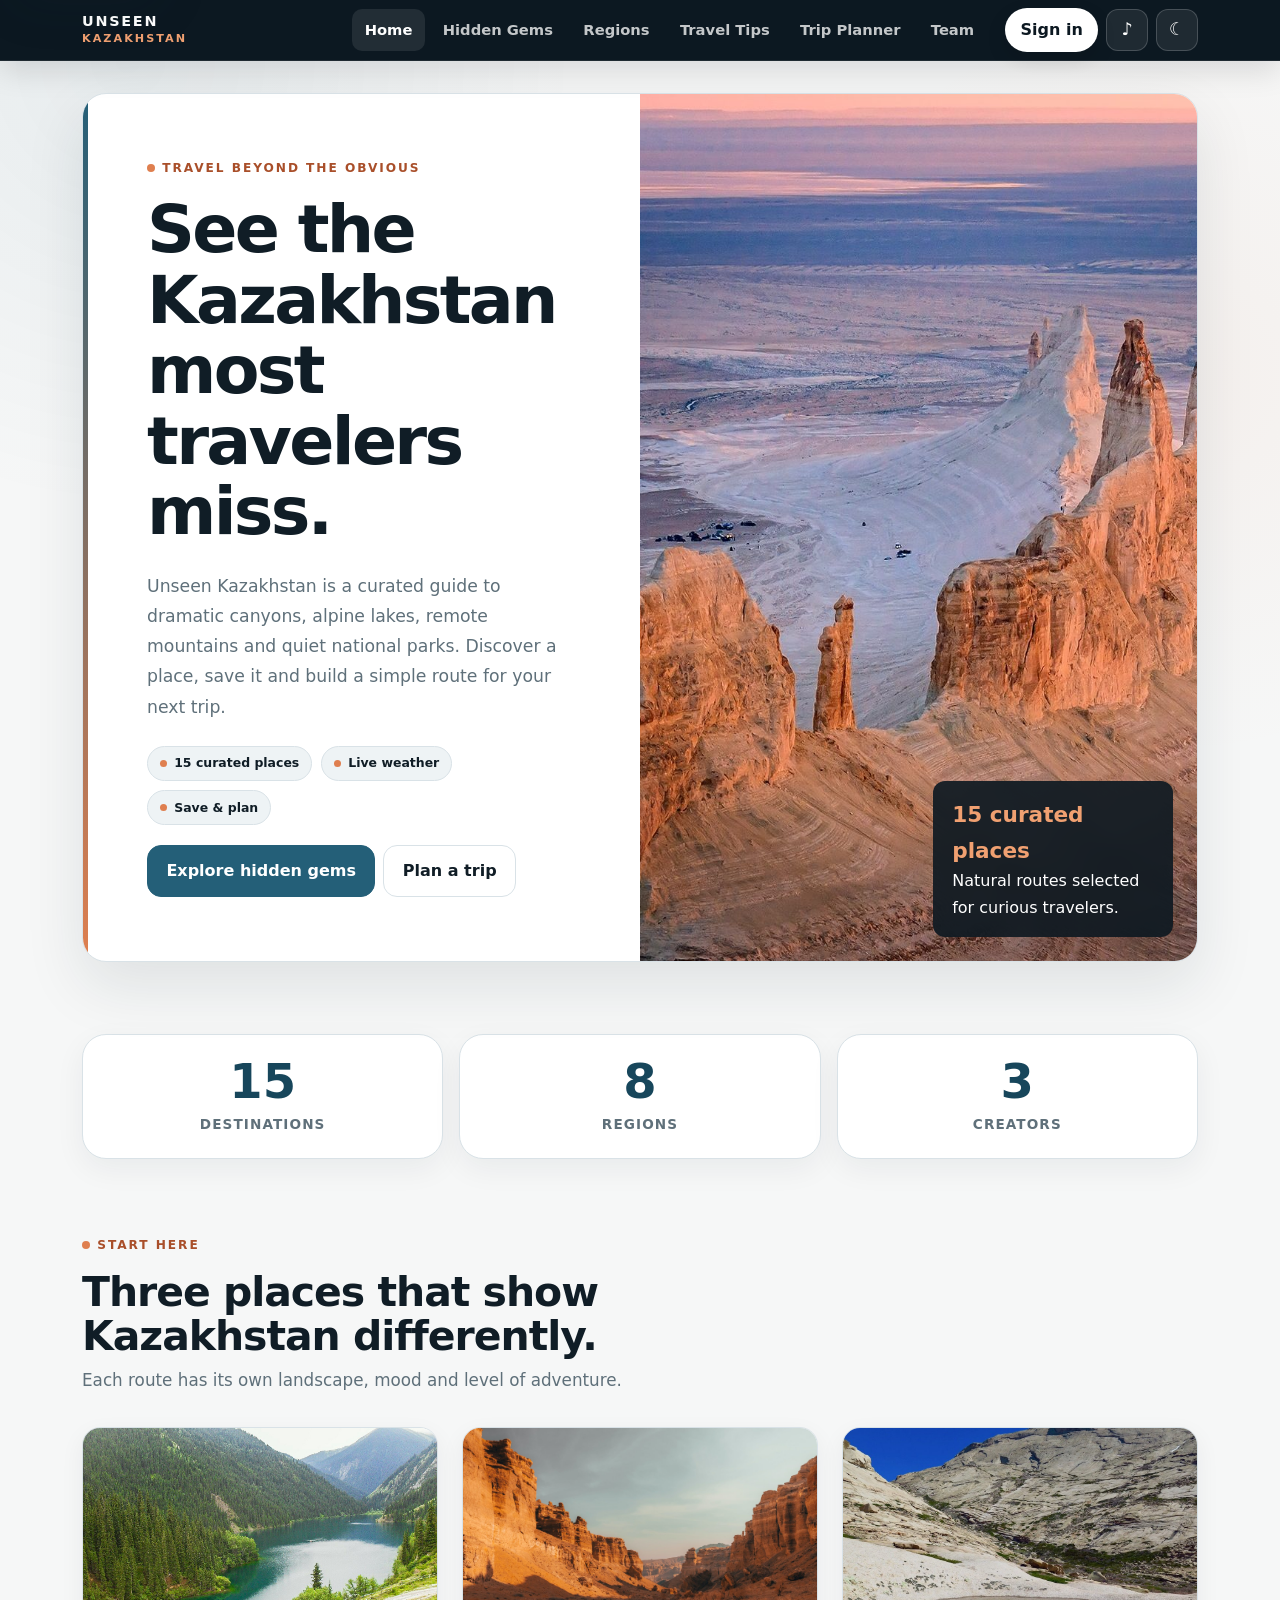
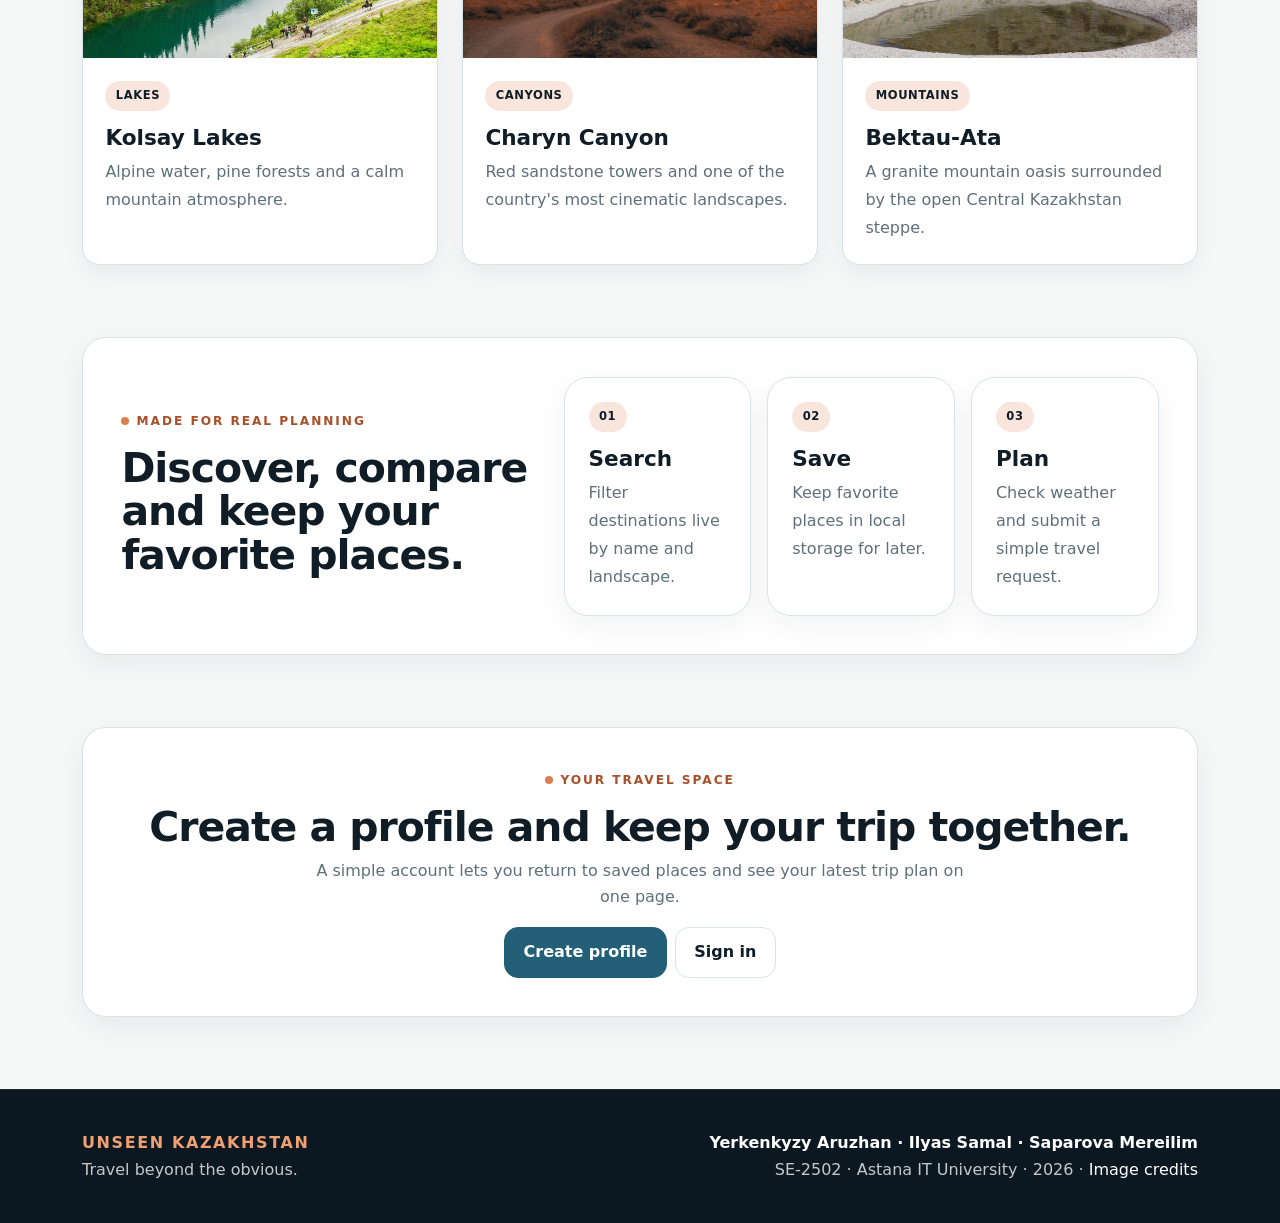
<file: index.html>
<!DOCTYPE html>

<html data-theme="light" lang="en">
<head>
<meta charset="utf-8"/>
<meta content="width=device-width, initial-scale=1.0" name="viewport"/><meta content="Discover lesser-known destinations across Kazakhstan, save favorites and plan a trip with live weather." name="description"/><meta content="#0c1821" name="theme-color"/><link href="images/favicon.svg" rel="icon" type="image/svg+xml"/>
<title>Unseen Kazakhstan | Home</title>
<script src="js/theme-init.js?v=20261117-final"></script>
<script src="js/image-fallbacks.js?v=20261117-final"></script>
<link href="vendor/bootstrap.min.css?v=20261117-final" rel="stylesheet"/>
<script src="vendor/jquery.min.js?v=20261117-final"></script>
<link href="css/style.css?v=20261117-final" rel="stylesheet"/>
</head>
<body class="page-home"><a class="skip-link" href="#mainContent">Skip to content</a>
<div id="scrollProgress"><span></span></div>
<nav aria-label="Main navigation" class="navbar navbar-expand-lg navbar-dark site-navbar sticky-top">
<div class="container">
<a class="navbar-brand" href="index.html">UNSEEN<span>KAZAKHSTAN</span></a>
<button aria-controls="mainNavbar" aria-expanded="false" aria-label="Toggle navigation" class="navbar-toggler" data-bs-target="#mainNavbar" data-bs-toggle="collapse" type="button">
<span class="navbar-toggler-icon"></span>
</button>
<div class="collapse navbar-collapse" id="mainNavbar">
<ul class="navbar-nav ms-auto align-items-lg-center"><li class="nav-item"><a aria-current="page" class="nav-link active" href="index.html">Home</a></li><li class="nav-item"><a class="nav-link" href="destinations.html">Hidden Gems</a></li><li class="nav-item"><a class="nav-link" href="regions.html">Regions</a></li><li class="nav-item"><a class="nav-link" href="tips.html">Travel Tips</a></li><li class="nav-item"><a class="nav-link" href="planner.html">Trip Planner</a></li><li class="nav-item"><a class="nav-link" href="creators.html">Team</a></li></ul>
<div class="nav-actions d-flex align-items-center gap-2 ms-lg-3">
<a class="nav-action" href="login.html" id="accountLink">Sign in</a>
<button aria-label="Turn sounds off" class="theme-toggle sound-toggle" id="soundToggleBtn" title="Sounds on" type="button">♪</button>
<button aria-label="Switch theme" class="theme-toggle" id="themeToggleBtn" title="Switch theme" type="button">☾</button>
</div>
</div>
</div>
</nav>
<main class="site-main" id="mainContent" tabindex="-1">
<div class="container">
<section class="hero-shell">
<div class="row g-0 align-items-stretch">
<div class="col-lg-6">
<div class="hero-copy h-100 d-flex flex-column justify-content-center">
<span class="eyebrow">Travel beyond the obvious</span>
<h1>See the Kazakhstan most travelers miss.</h1>
<p class="mt-3 mb-4">Unseen Kazakhstan is a curated guide to dramatic canyons, alpine lakes, remote mountains and quiet national parks. Discover a place, save it and build a simple route for your next trip.</p>
<div aria-label="Website highlights" class="hero-chips"><span>15 curated places</span><span>Live weather</span><span>Save &amp; plan</span></div><div class="d-flex flex-column flex-sm-row gap-2">
<a class="btn-kz" href="destinations.html">Explore hidden gems</a>
<a class="btn-kz-outline" href="planner.html">Plan a trip</a>
</div>
</div>
</div>
<div class="col-lg-6">
<div class="hero-media">
<img alt="Bozzhyra landscape in Mangystau" decoding="async" fetchpriority="high" src="images/bozzhyra.jpg"/>
<div class="hero-badge"><strong>15 curated places</strong>Natural routes selected for curious travelers.</div>
</div>
</div>
</div>
</section>
<section class="section-wrap">
<div class="row g-2 g-sm-3 stats-row">
<div class="col-4"><div class="stats-card text-center"><strong class="stat-value jquery-counter" data-target="15">0</strong><span class="stat-label">Destinations</span></div></div>
<div class="col-4"><div class="stats-card text-center"><strong class="stat-value jquery-counter" data-target="8">0</strong><span class="stat-label">Regions</span></div></div>
<div class="col-4"><div class="stats-card text-center"><strong class="stat-value jquery-counter" data-target="3">0</strong><span class="stat-label">Creators</span></div></div>
</div>
</section>
<section class="section-wrap">
<div class="section-head">
<span class="eyebrow">Start here</span>
<h2>Three places that show Kazakhstan differently.</h2>
<p>Each route has its own landscape, mood and level of adventure.</p>
</div>
<div class="row g-4">
<div class="col-md-4">
<article class="feature-card">
<img alt="Kolsay Lake" decoding="async" loading="lazy" src="images/kolsay-lake.jpg"/>
<div class="feature-card-body"><span class="tag">Lakes</span><h3 class="mt-3">Kolsay Lakes</h3><p>Alpine water, pine forests and a calm mountain atmosphere.</p></div>
</article>
</div>
<div class="col-md-4">
<article class="feature-card">
<img alt="Charyn Canyon" decoding="async" loading="lazy" src="images/charyn-canyon.jpg"/>
<div class="feature-card-body"><span class="tag">Canyons</span><h3 class="mt-3">Charyn Canyon</h3><p>Red sandstone towers and one of the country's most cinematic landscapes.</p></div>
</article>
</div>
<div class="col-md-4">
<article class="feature-card">
<img alt="Bektau-Ata mountains" decoding="async" loading="lazy" src="images/bektau-ata.jpg"/>
<div class="feature-card-body"><span class="tag">Mountains</span><h3 class="mt-3">Bektau-Ata</h3><p>A granite mountain oasis surrounded by the open Central Kazakhstan steppe.</p></div>
</article>
</div>
</div>
</section>
<section class="section-wrap">
<div class="section-card">
<div class="row g-4 align-items-center">
<div class="col-lg-5">
<span class="eyebrow">Made for real planning</span>
<h2>Discover, compare and keep your favorite places.</h2>
</div>
<div class="col-lg-7">
<div class="row g-3">
<div class="col-md-4"><div class="callout-card"><span class="tag">01</span><h3 class="mt-3">Search</h3><p class="mb-0">Filter destinations live by name and landscape.</p></div></div>
<div class="col-md-4"><div class="callout-card"><span class="tag">02</span><h3 class="mt-3">Save</h3><p class="mb-0">Keep favorite places in local storage for later.</p></div></div>
<div class="col-md-4"><div class="callout-card"><span class="tag">03</span><h3 class="mt-3">Plan</h3><p class="mb-0">Check weather and submit a simple travel request.</p></div></div>
</div>
</div>
</div>
</div>
</section>
<section class="section-wrap">
<div class="section-card text-center">
<span class="eyebrow">Your travel space</span>
<h2>Create a profile and keep your trip together.</h2>
<p class="mx-auto narrow-copy">A simple account lets you return to saved places and see your latest trip plan on one page.</p>
<div class="d-flex flex-column flex-sm-row justify-content-center gap-2 mt-3">
<a class="btn-kz" href="signup.html">Create profile</a>
<a class="btn-kz-outline" href="login.html">Sign in</a>
</div>
</div>
</section>
</div>
</main>
<footer class="site-footer">
<div class="container">
<div class="row g-3 align-items-center">
<div class="col-md-5">
<div class="footer-brand">UNSEEN KAZAKHSTAN</div>
<div>Travel beyond the obvious.</div>
</div>
<div class="col-md-7 text-md-end">
<div><strong>Yerkenkyzy Aruzhan · Ilyas Samal · Saparova Mereilim</strong></div>
<div>SE-2502 · Astana IT University · <span class="current-year">2026</span> · <a href="IMAGE_CREDITS.txt">Image credits</a></div>
</div>
</div>
</div>
</footer>
<script src="vendor/bootstrap.bundle.min.js?v=20261117-final"></script>
<script src="js/script.js?v=20261117-final"></script>
</body>
</html>
</file>
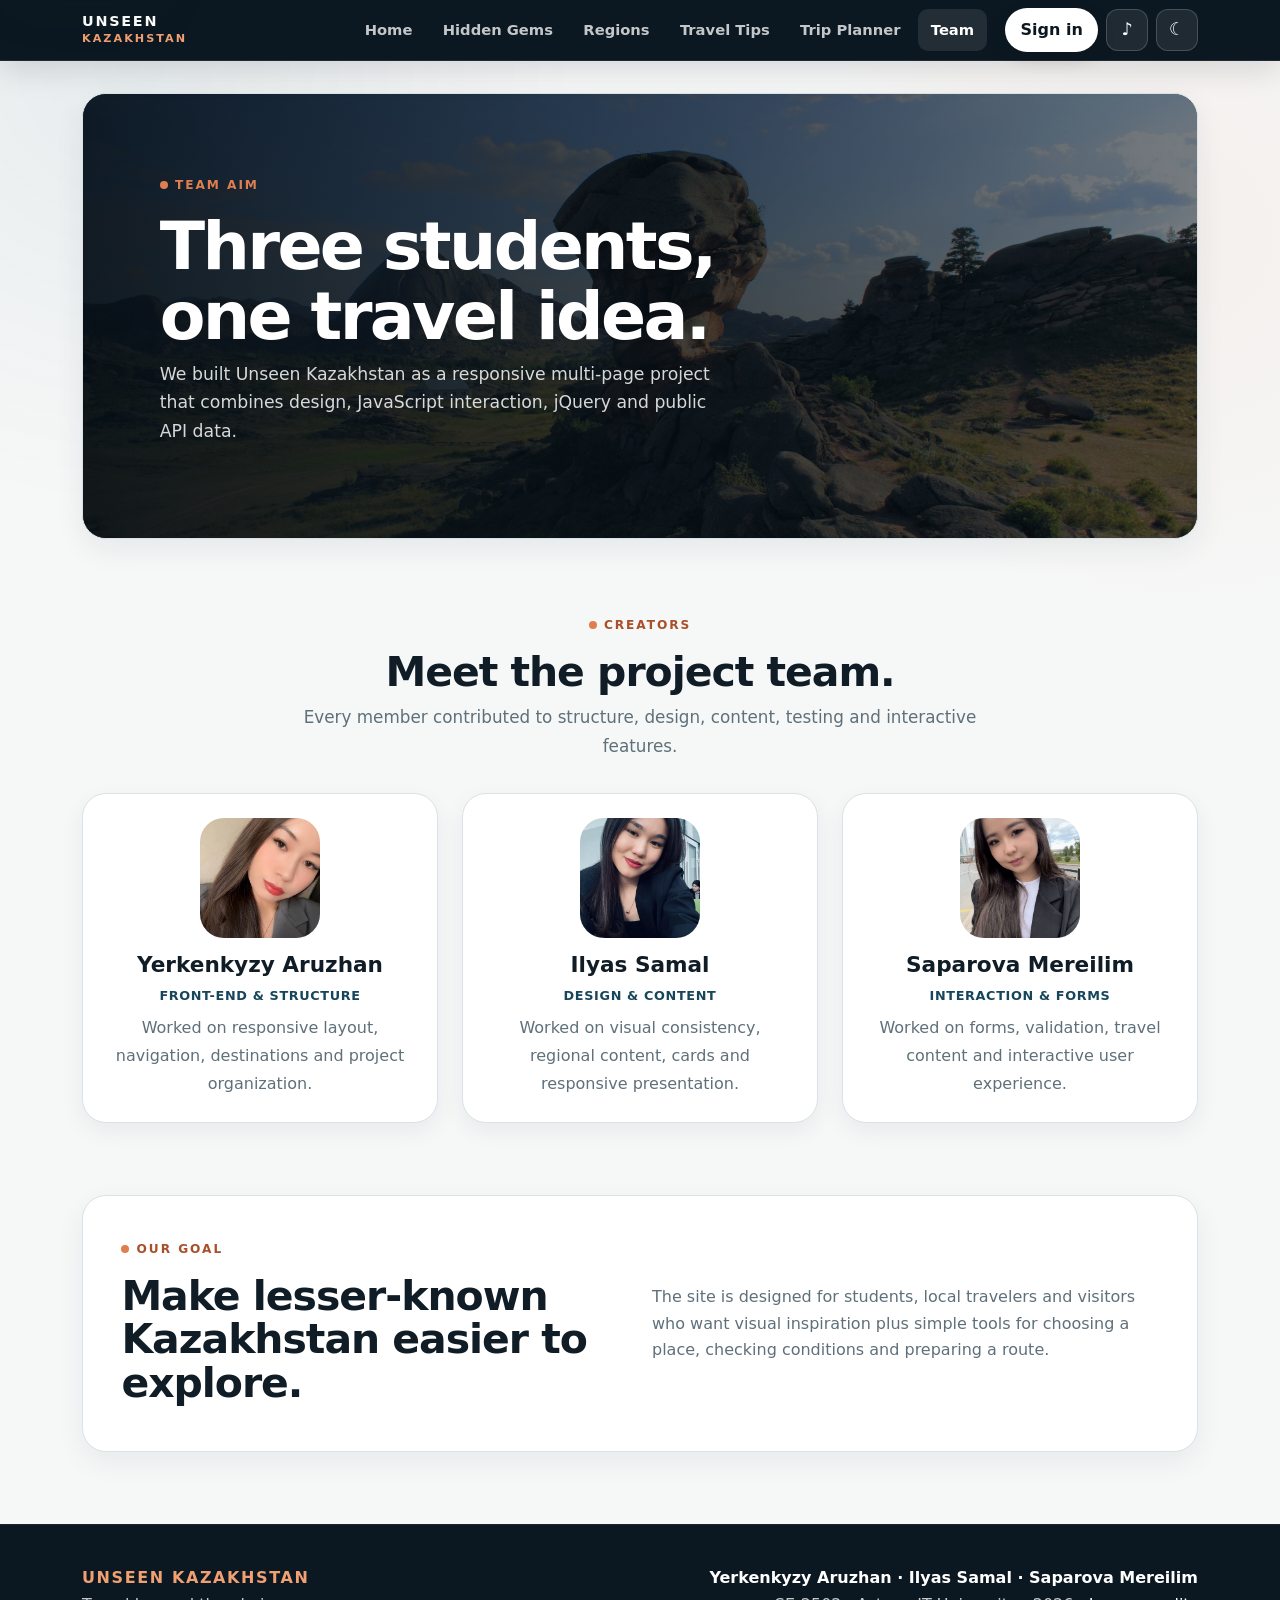
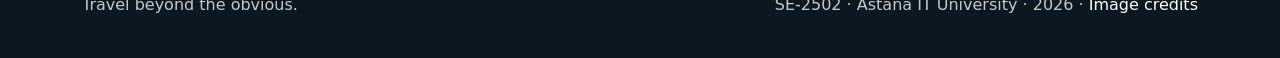
<file: creators.html>
<!DOCTYPE html>

<html data-theme="light" lang="en">
<head>
<meta charset="utf-8"/>
<meta content="width=device-width, initial-scale=1.0" name="viewport"/><meta content="Meet the SE-2502 team behind the Unseen Kazakhstan responsive travel website." name="description"/><meta content="#0c1821" name="theme-color"/><link href="images/favicon.svg" rel="icon" type="image/svg+xml"/>
<title>Unseen Kazakhstan | Team</title>
<script src="js/theme-init.js?v=20261117-final"></script>
<script src="js/image-fallbacks.js?v=20261117-final"></script>
<link href="vendor/bootstrap.min.css?v=20261117-final" rel="stylesheet"/>
<script src="vendor/jquery.min.js?v=20261117-final"></script>
<link href="css/style.css?v=20261117-final" rel="stylesheet"/>
</head>
<body class="page-team"><a class="skip-link" href="#mainContent">Skip to content</a>
<div id="scrollProgress"><span></span></div>
<nav aria-label="Main navigation" class="navbar navbar-expand-lg navbar-dark site-navbar sticky-top">
<div class="container">
<a class="navbar-brand" href="index.html">UNSEEN<span>KAZAKHSTAN</span></a>
<button aria-controls="mainNavbar" aria-expanded="false" aria-label="Toggle navigation" class="navbar-toggler" data-bs-target="#mainNavbar" data-bs-toggle="collapse" type="button">
<span class="navbar-toggler-icon"></span>
</button>
<div class="collapse navbar-collapse" id="mainNavbar">
<ul class="navbar-nav ms-auto align-items-lg-center"><li class="nav-item"><a class="nav-link" href="index.html">Home</a></li><li class="nav-item"><a class="nav-link" href="destinations.html">Hidden Gems</a></li><li class="nav-item"><a class="nav-link" href="regions.html">Regions</a></li><li class="nav-item"><a class="nav-link" href="tips.html">Travel Tips</a></li><li class="nav-item"><a class="nav-link" href="planner.html">Trip Planner</a></li><li class="nav-item"><a aria-current="page" class="nav-link active" href="creators.html">Team</a></li></ul>
<div class="nav-actions d-flex align-items-center gap-2 ms-lg-3">
<a class="nav-action" href="login.html" id="accountLink">Sign in</a>
<button aria-label="Turn sounds off" class="theme-toggle sound-toggle" id="soundToggleBtn" title="Sounds on" type="button">♪</button>
<button aria-label="Switch theme" class="theme-toggle" id="themeToggleBtn" title="Switch theme" type="button">☾</button>
</div>
</div>
</div>
</nav>
<main class="site-main" id="mainContent" tabindex="-1">
<div class="container">
<section class="page-hero">
<img alt="Bayanaul landscape" decoding="async" fetchpriority="high" src="images/bayanaul.jpg"/>
<div class="page-hero-content"><span class="eyebrow">Team AIM</span><h1>Three students, one travel idea.</h1><p>We built Unseen Kazakhstan as a responsive multi-page project that combines design, JavaScript interaction, jQuery and public API data.</p></div>
</section>
<section class="section-wrap">
<div class="section-head centered"><span class="eyebrow">Creators</span><h2>Meet the project team.</h2><p>Every member contributed to structure, design, content, testing and interactive features.</p></div>
<div class="row g-4">
<div class="col-md-4"><article class="team-card text-center"><img alt="Yerkenkyzy Aruzhan" class="team-photo mb-3" decoding="async" loading="lazy" src="images/aruzhan.jpg"/><h3>Yerkenkyzy Aruzhan</h3><div class="team-role mb-2">Front-end &amp; structure</div><p class="mb-0">Worked on responsive layout, navigation, destinations and project organization.</p></article></div>
<div class="col-md-4"><article class="team-card text-center"><img alt="Ilyas Samal" class="team-photo mb-3" decoding="async" loading="lazy" src="images/samal.jpg"/><h3>Ilyas Samal</h3><div class="team-role mb-2">Design &amp; content</div><p class="mb-0">Worked on visual consistency, regional content, cards and responsive presentation.</p></article></div>
<div class="col-md-4"><article class="team-card text-center"><img alt="Saparova Mereilim" class="team-photo mb-3" decoding="async" loading="lazy" src="images/mereilim.jpg"/><h3>Saparova Mereilim</h3><div class="team-role mb-2">Interaction &amp; forms</div><p class="mb-0">Worked on forms, validation, travel content and interactive user experience.</p></article></div>
</div>
</section>
<section class="section-wrap">
<div class="section-card">
<div class="row g-4 align-items-center"><div class="col-lg-6"><span class="eyebrow">Our goal</span><h2>Make lesser-known Kazakhstan easier to explore.</h2></div><div class="col-lg-6"><p class="mb-0 muted-copy">The site is designed for students, local travelers and visitors who want visual inspiration plus simple tools for choosing a place, checking conditions and preparing a route.</p></div></div>
</div>
</section>
</div>
</main>
<footer class="site-footer">
<div class="container">
<div class="row g-3 align-items-center">
<div class="col-md-5">
<div class="footer-brand">UNSEEN KAZAKHSTAN</div>
<div>Travel beyond the obvious.</div>
</div>
<div class="col-md-7 text-md-end">
<div><strong>Yerkenkyzy Aruzhan · Ilyas Samal · Saparova Mereilim</strong></div>
<div>SE-2502 · Astana IT University · <span class="current-year">2026</span> · <a href="IMAGE_CREDITS.txt">Image credits</a></div>
</div>
</div>
</div>
</footer>
<script src="vendor/bootstrap.bundle.min.js?v=20261117-final"></script>
<script src="js/script.js?v=20261117-final"></script>
</body>
</html>
</file>
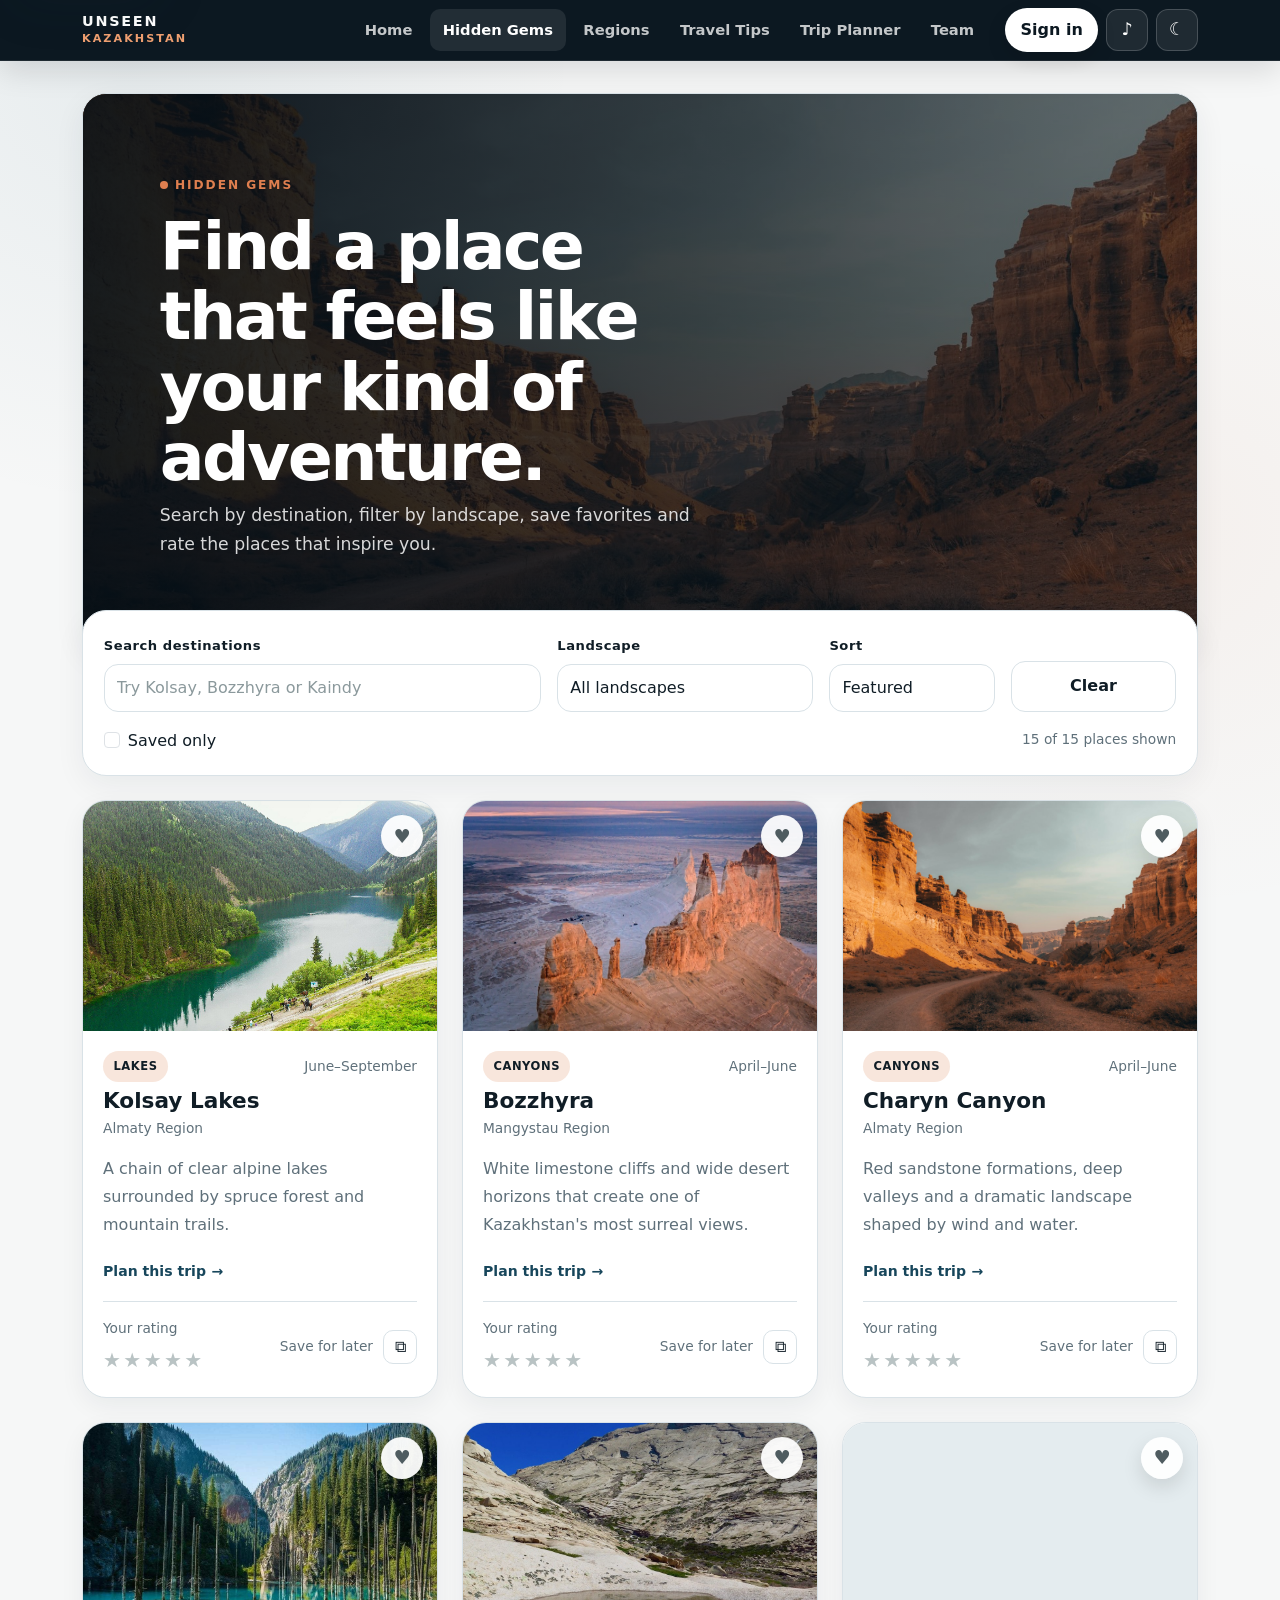
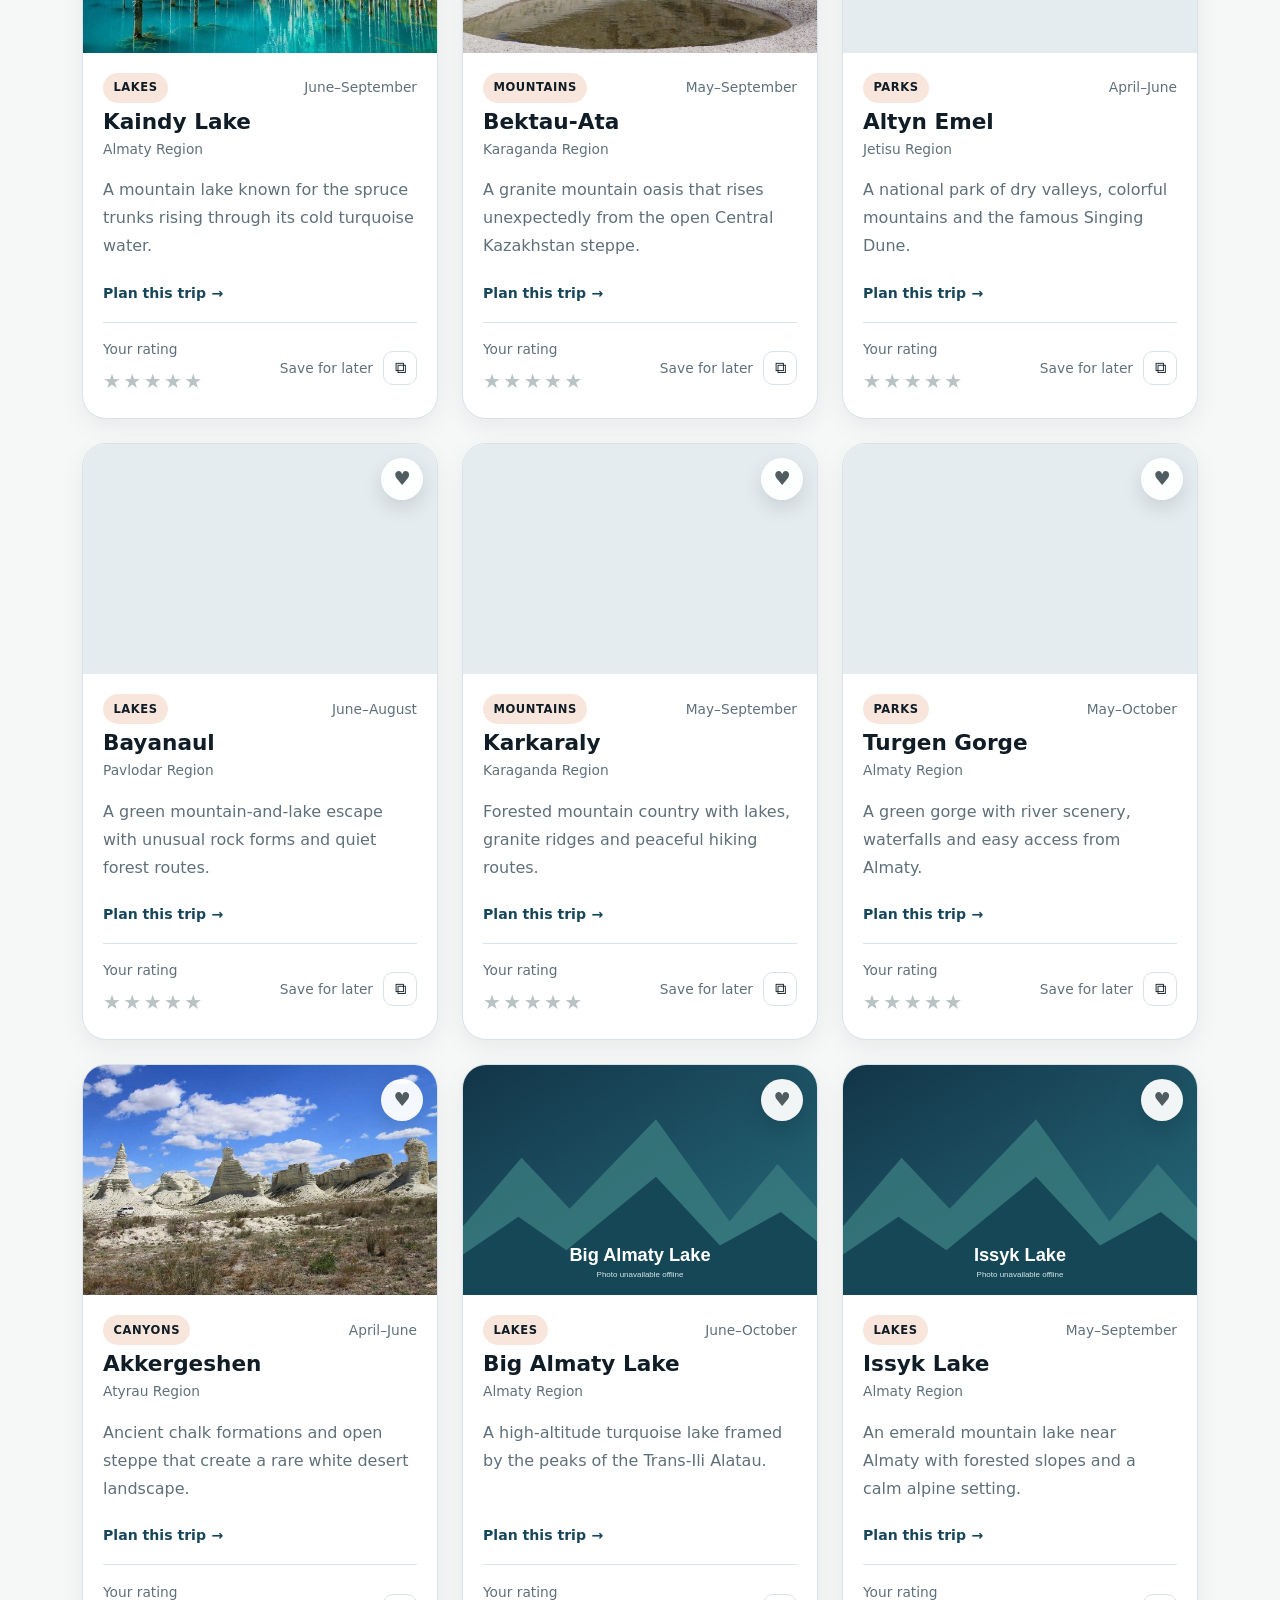
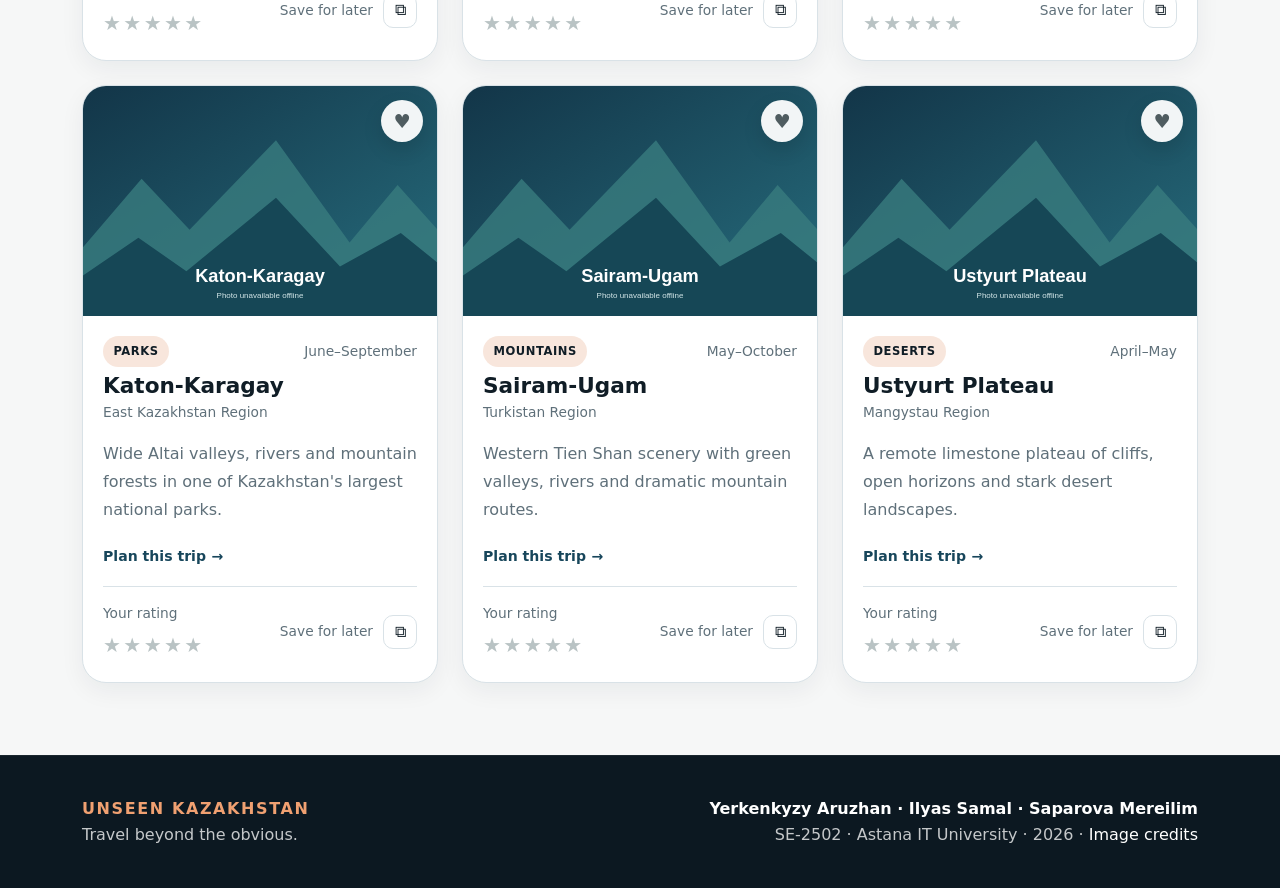
<file: destinations.html>
<!DOCTYPE html>

<html data-theme="light" lang="en">
<head>
<meta charset="utf-8"/>
<meta content="width=device-width, initial-scale=1.0" name="viewport"/><meta content="Search, filter, save and rate hidden travel destinations across Kazakhstan." name="description"/><meta content="#0c1821" name="theme-color"/><link href="images/favicon.svg" rel="icon" type="image/svg+xml"/>
<title>Unseen Kazakhstan | Hidden Gems</title>
<script src="js/theme-init.js?v=20261117-final"></script>
<script src="js/image-fallbacks.js?v=20261117-final"></script>
<link href="vendor/bootstrap.min.css?v=20261117-final" rel="stylesheet"/>
<script src="vendor/jquery.min.js?v=20261117-final"></script>
<link href="css/style.css?v=20261117-final" rel="stylesheet"/>
</head>
<body class="page-destinations"><a class="skip-link" href="#mainContent">Skip to content</a>
<div id="scrollProgress"><span></span></div>
<nav aria-label="Main navigation" class="navbar navbar-expand-lg navbar-dark site-navbar sticky-top">
<div class="container">
<a class="navbar-brand" href="index.html">UNSEEN<span>KAZAKHSTAN</span></a>
<button aria-controls="mainNavbar" aria-expanded="false" aria-label="Toggle navigation" class="navbar-toggler" data-bs-target="#mainNavbar" data-bs-toggle="collapse" type="button">
<span class="navbar-toggler-icon"></span>
</button>
<div class="collapse navbar-collapse" id="mainNavbar">
<ul class="navbar-nav ms-auto align-items-lg-center"><li class="nav-item"><a class="nav-link" href="index.html">Home</a></li><li class="nav-item"><a aria-current="page" class="nav-link active" href="destinations.html">Hidden Gems</a></li><li class="nav-item"><a class="nav-link" href="regions.html">Regions</a></li><li class="nav-item"><a class="nav-link" href="tips.html">Travel Tips</a></li><li class="nav-item"><a class="nav-link" href="planner.html">Trip Planner</a></li><li class="nav-item"><a class="nav-link" href="creators.html">Team</a></li></ul>
<div class="nav-actions d-flex align-items-center gap-2 ms-lg-3">
<a class="nav-action" href="login.html" id="accountLink">Sign in</a>
<button aria-label="Turn sounds off" class="theme-toggle sound-toggle" id="soundToggleBtn" title="Sounds on" type="button">♪</button>
<button aria-label="Switch theme" class="theme-toggle" id="themeToggleBtn" title="Switch theme" type="button">☾</button>
</div>
</div>
</div>
</nav>
<main class="site-main" id="mainContent" tabindex="-1">
<div class="container">
<section class="page-hero">
<img alt="Charyn Canyon landscape" decoding="async" fetchpriority="high" src="images/charyn-canyon.jpg"/>
<div class="page-hero-content">
<span class="eyebrow">Hidden Gems</span>
<h1>Find a place that feels like your kind of adventure.</h1>
<p>Search by destination, filter by landscape, save favorites and rate the places that inspire you.</p>
</div>
</section>
<section class="filter-panel">
<div class="row g-3 align-items-end">
<div class="col-lg-5">
<label class="form-label" for="destinationSearch">Search destinations</label>
<div class="search-wrap">
<input aria-controls="searchSuggestions" autocomplete="off" class="form-control" id="destinationSearch" placeholder="Try Kolsay, Bozzhyra or Kaindy" spellcheck="false" type="search"/>
<div class="search-suggestions" hidden="" id="searchSuggestions"></div>
</div>
</div>
<div class="col-md-4 col-lg-3">
<label class="form-label" for="destinationCategory">Landscape</label>
<select class="form-select" id="destinationCategory">
<option value="all">All landscapes</option>
<option value="mountains">Mountains</option>
<option value="lakes">Lakes</option>
<option value="canyons">Canyons</option>
<option value="parks">Parks &amp; valleys</option>
<option value="deserts">Deserts &amp; plateaus</option>
</select>
</div>
<div class="col-md-4 col-lg-2">
<label class="form-label" for="destinationSort">Sort</label>
<select class="form-select" id="destinationSort">
<option value="featured">Featured</option>
<option value="name">Name A–Z</option>
<option value="rating">Top rated</option>
</select>
</div>
<div class="col-md-4 col-lg-2 d-grid">
<button class="btn-kz-outline" id="clearDestinationFilters" type="button">Clear</button>
</div>
</div>
<div class="d-flex flex-column flex-sm-row justify-content-between gap-2 mt-3">
<label class="form-check mb-0"><input class="form-check-input" id="favoritesOnly" type="checkbox"/> <span class="form-check-label">Saved only</span></label>
<div aria-live="polite" class="destination-meta" id="destinationCount"></div>
</div>
</section>
<section class="section-wrap pt-4">
<div class="row g-4" id="destinationGrid"></div>
<div class="empty-state mt-4" hidden="" id="noDestinations">No destinations match your current search. Try another name or landscape.</div>
</section>
</div>
</main>
<footer class="site-footer">
<div class="container">
<div class="row g-3 align-items-center">
<div class="col-md-5">
<div class="footer-brand">UNSEEN KAZAKHSTAN</div>
<div>Travel beyond the obvious.</div>
</div>
<div class="col-md-7 text-md-end">
<div><strong>Yerkenkyzy Aruzhan · Ilyas Samal · Saparova Mereilim</strong></div>
<div>SE-2502 · Astana IT University · <span class="current-year">2026</span> · <a href="IMAGE_CREDITS.txt">Image credits</a></div>
</div>
</div>
</div>
</footer>
<script src="vendor/bootstrap.bundle.min.js?v=20261117-final"></script>
<script src="js/script.js?v=20261117-final"></script>
</body>
</html>
</file>
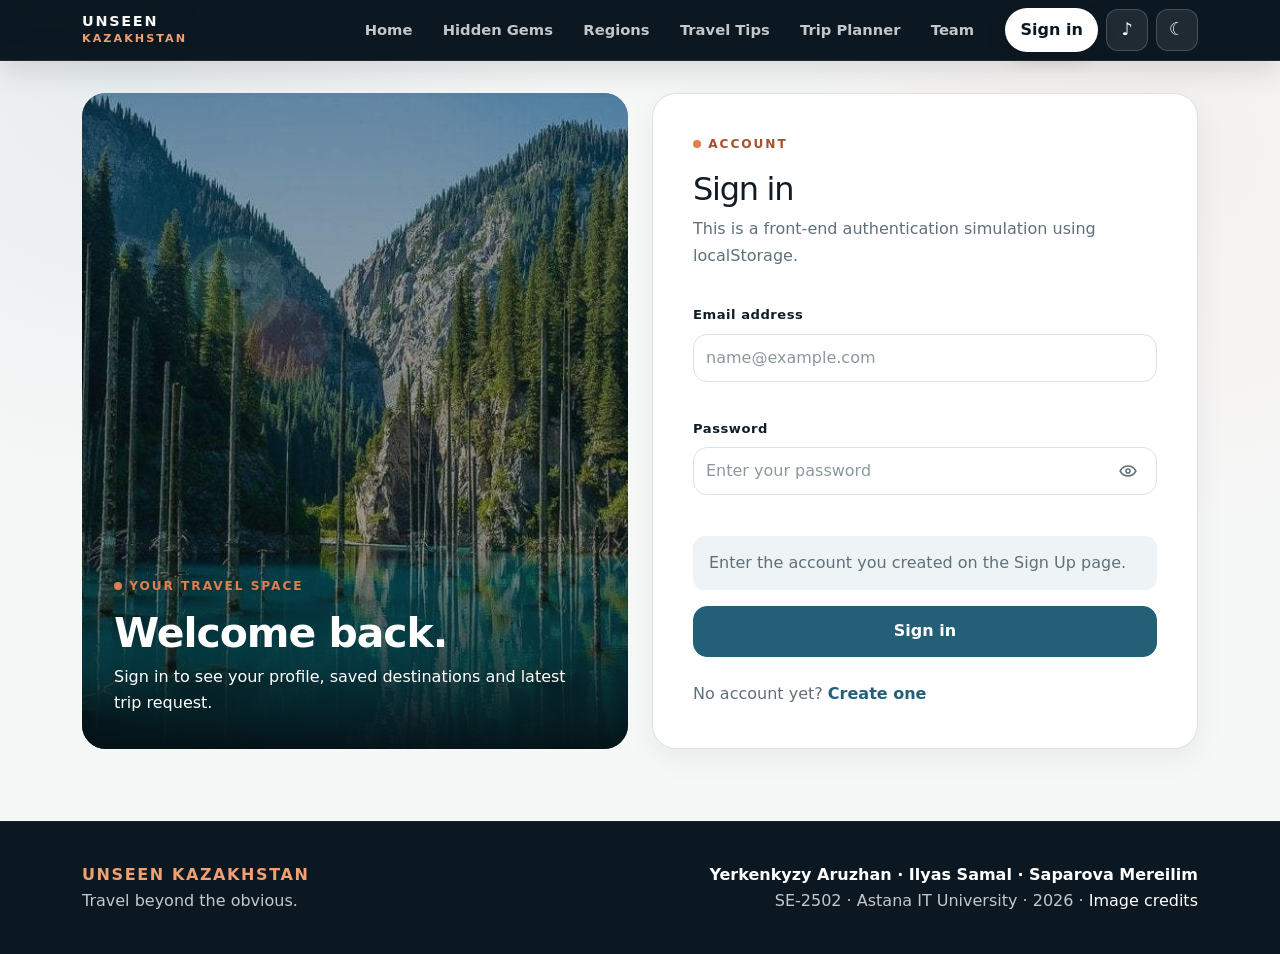
<file: login.html>
<!DOCTYPE html>

<html data-theme="light" lang="en">
<head>
<meta charset="utf-8"/>
<meta content="width=device-width, initial-scale=1.0" name="viewport"/><meta content="Sign in to your local Unseen Kazakhstan profile and access saved travel activity." name="description"/><meta content="#0c1821" name="theme-color"/><link href="images/favicon.svg" rel="icon" type="image/svg+xml"/>
<title>Unseen Kazakhstan | Sign In</title>
<script src="js/theme-init.js?v=20261117-final"></script>
<script src="js/image-fallbacks.js?v=20261117-final"></script>
<link href="vendor/bootstrap.min.css?v=20261117-final" rel="stylesheet"/>
<script src="vendor/jquery.min.js?v=20261117-final"></script>
<link href="css/style.css?v=20261117-final" rel="stylesheet"/>
</head>
<body class="page-auth"><a class="skip-link" href="#mainContent">Skip to content</a>
<div id="scrollProgress"><span></span></div>
<nav aria-label="Main navigation" class="navbar navbar-expand-lg navbar-dark site-navbar sticky-top">
<div class="container">
<a class="navbar-brand" href="index.html">UNSEEN<span>KAZAKHSTAN</span></a>
<button aria-controls="mainNavbar" aria-expanded="false" aria-label="Toggle navigation" class="navbar-toggler" data-bs-target="#mainNavbar" data-bs-toggle="collapse" type="button">
<span class="navbar-toggler-icon"></span>
</button>
<div class="collapse navbar-collapse" id="mainNavbar">
<ul class="navbar-nav ms-auto align-items-lg-center"><li class="nav-item"><a class="nav-link" href="index.html">Home</a></li><li class="nav-item"><a class="nav-link" href="destinations.html">Hidden Gems</a></li><li class="nav-item"><a class="nav-link" href="regions.html">Regions</a></li><li class="nav-item"><a class="nav-link" href="tips.html">Travel Tips</a></li><li class="nav-item"><a class="nav-link" href="planner.html">Trip Planner</a></li><li class="nav-item"><a class="nav-link" href="creators.html">Team</a></li></ul>
<div class="nav-actions d-flex align-items-center gap-2 ms-lg-3">
<a class="nav-action" href="login.html" id="accountLink">Sign in</a>
<button aria-label="Turn sounds off" class="theme-toggle sound-toggle" id="soundToggleBtn" title="Sounds on" type="button">♪</button>
<button aria-label="Switch theme" class="theme-toggle" id="themeToggleBtn" title="Switch theme" type="button">☾</button>
</div>
</div>
</div>
</nav>
<main class="site-main" id="mainContent" tabindex="-1">
<div class="container">
<div class="row g-4 align-items-stretch">
<div class="col-lg-6 d-none d-lg-block">
<div class="auth-visual h-100"><img alt="Kaindy Lake" decoding="async" fetchpriority="high" src="images/kaindy.jpg"/><div class="auth-visual-content"><span class="eyebrow">Your travel space</span><h2>Welcome back.</h2><p class="mb-0">Sign in to see your profile, saved destinations and latest trip request.</p></div></div>
</div>
<div class="col-lg-6">
<form class="auth-shell h-100 d-flex flex-column justify-content-center" id="loginForm" novalidate="">
<span class="eyebrow">Account</span>
<h1 class="h2">Sign in</h1>
<p>This is a front-end authentication simulation using localStorage.</p>
<div class="mt-3"><label class="form-label" for="loginEmail">Email address</label><input aria-describedby="loginEmailError" autocomplete="email" class="form-control" id="loginEmail" inputmode="email" placeholder="name@example.com" spellcheck="false" type="text"/><div aria-live="polite" class="field-error" id="loginEmailError"></div></div>
<div class="mt-2"><label class="form-label" for="loginPassword">Password</label><div class="password-field"><input aria-describedby="loginPasswordError" autocomplete="current-password" class="form-control" id="loginPassword" placeholder="Enter your password" type="password"/><button aria-label="Show password" class="password-toggle" data-target="loginPassword" title="Show password" type="button"><svg aria-hidden="true" class="eye-show-icon" viewBox="0 0 24 24"><path d="M2.5 12s3.5-6 9.5-6 9.5 6 9.5 6-3.5 6-9.5 6-9.5-6-9.5-6Z"></path><circle cx="12" cy="12" r="2.5"></circle></svg><svg aria-hidden="true" class="eye-hide-icon" viewBox="0 0 24 24"><path d="M3 3l18 18"></path><path d="M10.6 6.2A10.7 10.7 0 0 1 12 6c6 0 9.5 6 9.5 6a17.4 17.4 0 0 1-2.3 3.1"></path><path d="M6.1 7.1C3.8 9 2.5 12 2.5 12s3.5 6 9.5 6c1.5 0 2.9-.4 4.1-1"></path></svg></button></div><div aria-live="polite" class="field-error" id="loginPasswordError"></div></div>
<div aria-live="polite" class="form-message mt-3" id="loginMessage">Enter the account you created on the Sign Up page.</div>
<button class="btn-kz w-100 mt-3" id="loginSubmitBtn" type="submit">Sign in</button>
<p class="mt-4 mb-0">No account yet? <a href="signup.html"><strong>Create one</strong></a></p>
</form>
</div>
</div>
</div>
</main>
<footer class="site-footer">
<div class="container">
<div class="row g-3 align-items-center">
<div class="col-md-5">
<div class="footer-brand">UNSEEN KAZAKHSTAN</div>
<div>Travel beyond the obvious.</div>
</div>
<div class="col-md-7 text-md-end">
<div><strong>Yerkenkyzy Aruzhan · Ilyas Samal · Saparova Mereilim</strong></div>
<div>SE-2502 · Astana IT University · <span class="current-year">2026</span> · <a href="IMAGE_CREDITS.txt">Image credits</a></div>
</div>
</div>
</div>
</footer>
<script src="vendor/bootstrap.bundle.min.js?v=20261117-final"></script>
<script src="js/script.js?v=20261117-final"></script>
</body>
</html>
</file>
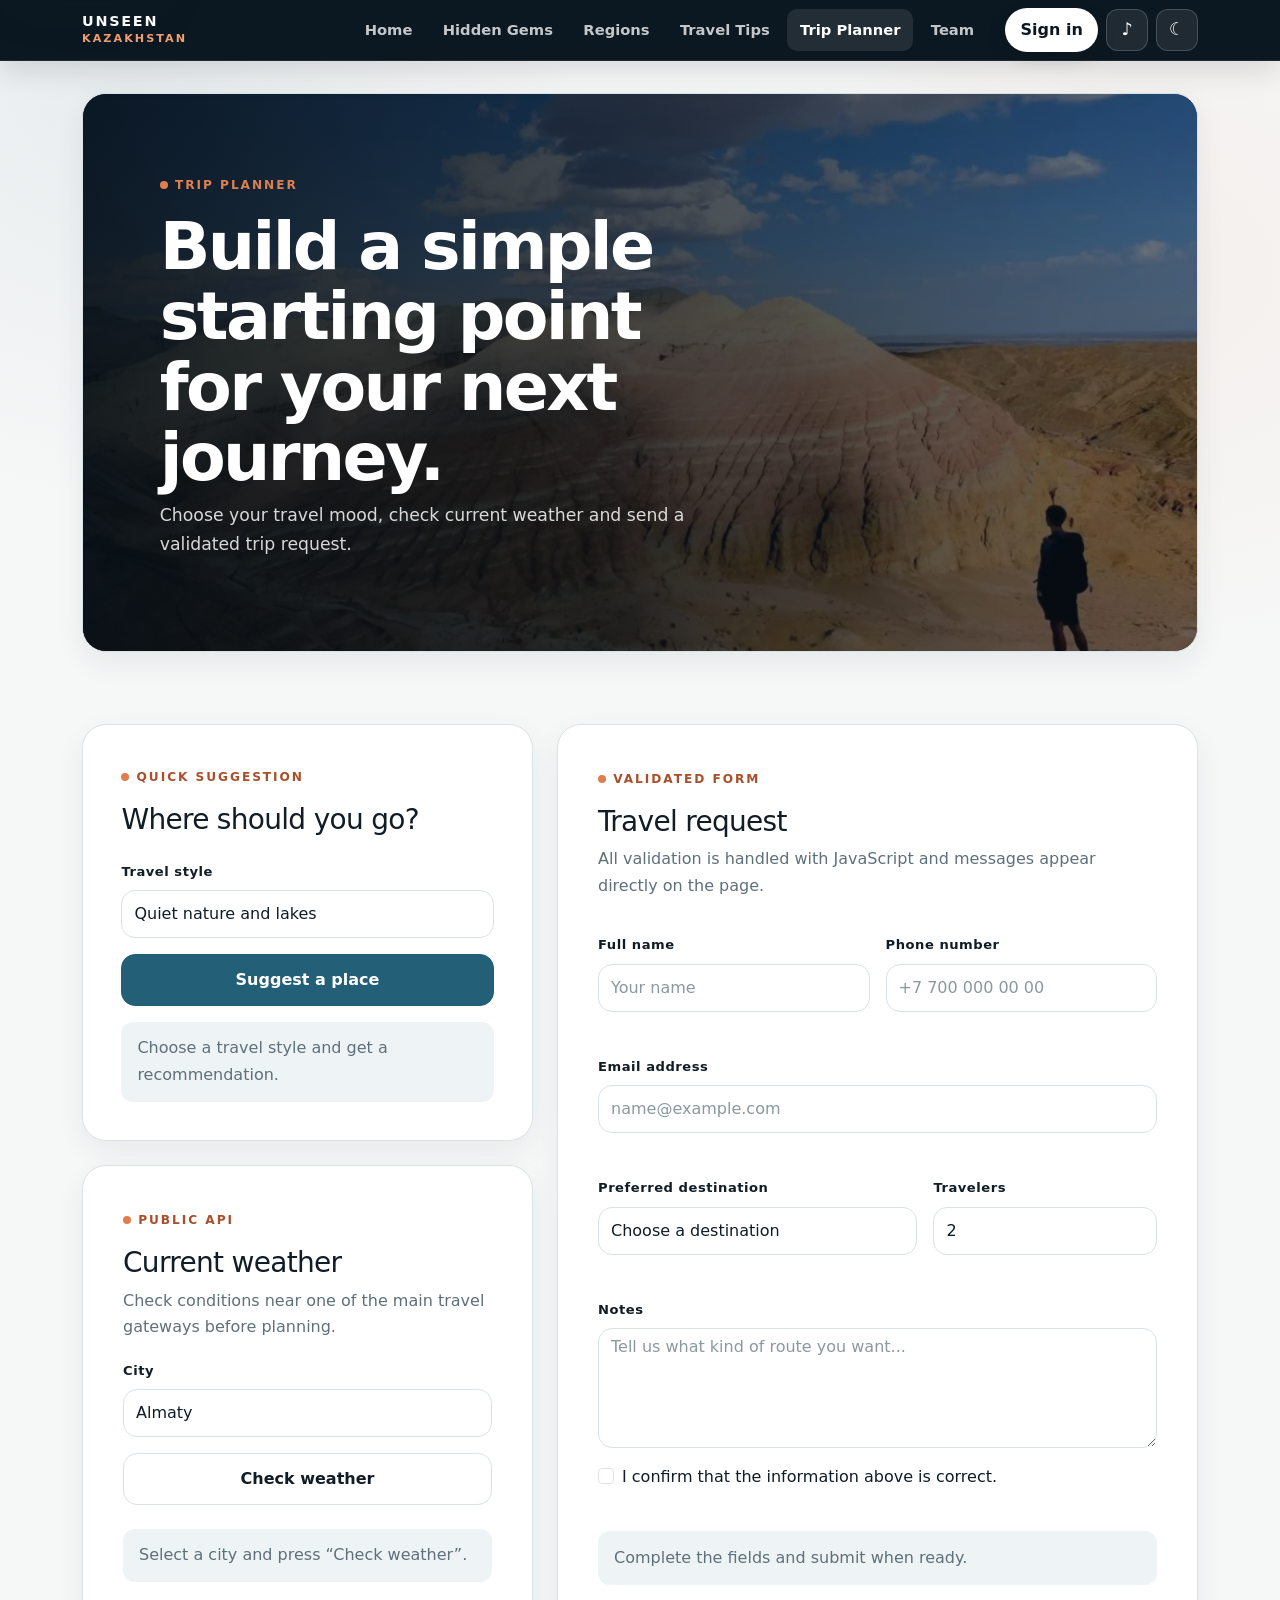
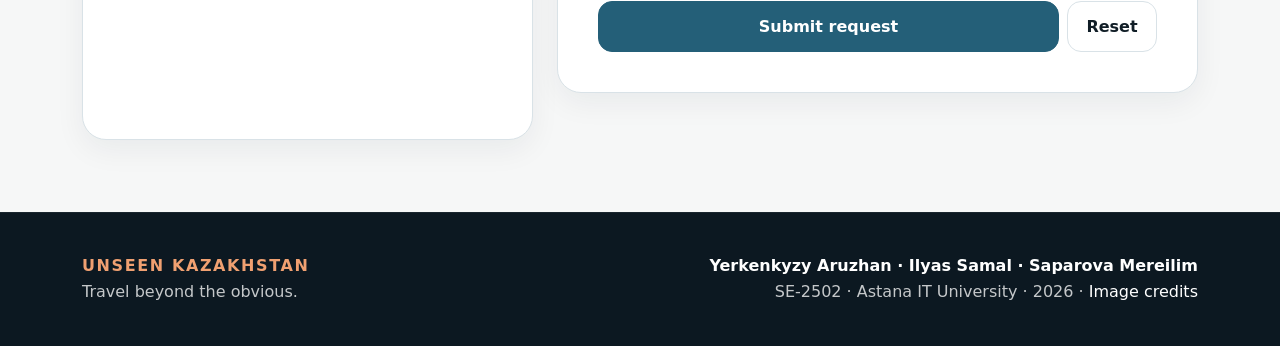
<file: planner.html>
<!DOCTYPE html>

<html data-theme="light" lang="en">
<head>
<meta charset="utf-8"/>
<meta content="width=device-width, initial-scale=1.0" name="viewport"/><meta content="Get a destination suggestion, check live weather and save a validated Kazakhstan trip request." name="description"/><meta content="#0c1821" name="theme-color"/><link href="images/favicon.svg" rel="icon" type="image/svg+xml"/>
<title>Unseen Kazakhstan | Trip Planner</title>
<script src="js/theme-init.js?v=20261117-final"></script>
<script src="js/image-fallbacks.js?v=20261117-final"></script>
<link href="vendor/bootstrap.min.css?v=20261117-final" rel="stylesheet"/>
<script src="vendor/jquery.min.js?v=20261117-final"></script>
<link href="css/style.css?v=20261117-final" rel="stylesheet"/>
</head>
<body class="page-planner"><a class="skip-link" href="#mainContent">Skip to content</a>
<div id="scrollProgress"><span></span></div>
<nav aria-label="Main navigation" class="navbar navbar-expand-lg navbar-dark site-navbar sticky-top">
<div class="container">
<a class="navbar-brand" href="index.html">UNSEEN<span>KAZAKHSTAN</span></a>
<button aria-controls="mainNavbar" aria-expanded="false" aria-label="Toggle navigation" class="navbar-toggler" data-bs-target="#mainNavbar" data-bs-toggle="collapse" type="button">
<span class="navbar-toggler-icon"></span>
</button>
<div class="collapse navbar-collapse" id="mainNavbar">
<ul class="navbar-nav ms-auto align-items-lg-center"><li class="nav-item"><a class="nav-link" href="index.html">Home</a></li><li class="nav-item"><a class="nav-link" href="destinations.html">Hidden Gems</a></li><li class="nav-item"><a class="nav-link" href="regions.html">Regions</a></li><li class="nav-item"><a class="nav-link" href="tips.html">Travel Tips</a></li><li class="nav-item"><a aria-current="page" class="nav-link active" href="planner.html">Trip Planner</a></li><li class="nav-item"><a class="nav-link" href="creators.html">Team</a></li></ul>
<div class="nav-actions d-flex align-items-center gap-2 ms-lg-3">
<a class="nav-action" href="login.html" id="accountLink">Sign in</a>
<button aria-label="Turn sounds off" class="theme-toggle sound-toggle" id="soundToggleBtn" title="Sounds on" type="button">♪</button>
<button aria-label="Switch theme" class="theme-toggle" id="themeToggleBtn" title="Switch theme" type="button">☾</button>
</div>
</div>
</div>
</nav>
<main class="site-main" id="mainContent" tabindex="-1">
<div class="container">
<section class="page-hero">
<img alt="Altyn Emel landscape" decoding="async" fetchpriority="high" src="images/altyn-emel.jpg"/>
<div class="page-hero-content"><span class="eyebrow">Trip Planner</span><h1>Build a simple starting point for your next journey.</h1><p>Choose your travel mood, check current weather and send a validated trip request.</p></div>
</section>
<section class="section-wrap">
<div class="row g-4">
<div class="col-lg-5">
<div class="section-card mb-4">
<span class="eyebrow">Quick suggestion</span>
<h2 class="h3">Where should you go?</h2>
<label class="form-label mt-3" for="tripMoodSelect">Travel style</label>
<select class="form-select" id="tripMoodSelect">
<option value="nature">Quiet nature and lakes</option>
<option value="adventure">Adventure and remote landscapes</option>
<option value="photography">Photography and dramatic views</option>
<option value="weekend">Easy weekend escape</option>
<option value="culture">History and local stories</option>
</select>
<button class="btn-kz w-100 mt-3" id="tripSuggestionBtn" type="button">Suggest a place</button>
<div aria-live="polite" class="form-message mt-3" id="tripSuggestionResult">Choose a travel style and get a recommendation.</div>
</div>
<div class="weather-panel">
<span class="eyebrow">Public API</span>
<h2 class="h3">Current weather</h2>
<p>Check conditions near one of the main travel gateways before planning.</p>
<label class="form-label" for="weatherCity">City</label>
<select class="form-select" id="weatherCity">
<option value="almaty">Almaty</option>
<option value="aktau">Aktau</option>
<option value="karaganda">Karaganda</option>
<option value="astana">Astana</option>
<option value="shymkent">Shymkent</option>
<option value="oskemen">Oskemen</option>
</select>
<button class="btn-kz-outline w-100 mt-3" id="weatherBtn" type="button">Check weather</button>
<div aria-live="polite" class="weather-result mt-4" id="weatherResult"><div class="form-message">Select a city and press “Check weather”.</div></div>
</div>
</div>
<div class="col-lg-7">
<form class="form-shell" id="tripForm" novalidate="">
<span class="eyebrow">Validated form</span>
<h2 class="h3">Travel request</h2>
<p>All validation is handled with JavaScript and messages appear directly on the page.</p>
<div class="row g-3 mt-1">
<div class="col-md-6"><label class="form-label" for="tripName">Full name</label><input aria-describedby="tripNameError" autocomplete="name" class="form-control" id="tripName" placeholder="Your name" type="text"/><div aria-live="polite" class="field-error" id="tripNameError"></div></div>
<div class="col-md-6"><label class="form-label" for="tripPhone">Phone number</label><input aria-describedby="tripPhoneError" autocomplete="tel" class="form-control" id="tripPhone" inputmode="tel" placeholder="+7 700 000 00 00" type="text"/><div aria-live="polite" class="field-error" id="tripPhoneError"></div></div>
<div class="col-12"><label class="form-label" for="tripEmail">Email address</label><input aria-describedby="tripEmailError" autocomplete="email" class="form-control" id="tripEmail" inputmode="email" placeholder="name@example.com" spellcheck="false" type="text"/><div aria-live="polite" class="field-error" id="tripEmailError"></div></div>
<div class="col-md-7"><label class="form-label" for="tripDestination">Preferred destination</label><select aria-describedby="tripDestinationError" class="form-select" id="tripDestination"><option value="">Choose a destination</option><option>Kolsay Lakes</option><option>Bozzhyra</option><option>Charyn Canyon</option><option>Kaindy Lake</option><option>Bektau-Ata</option><option>Altyn Emel</option><option>Bayanaul</option><option>Karkaraly</option><option>Turgen Gorge</option><option>Akkergeshen</option><option>Big Almaty Lake</option><option>Issyk Lake</option><option>Katon-Karagay</option><option>Sairam-Ugam</option><option>Ustyurt Plateau</option></select><div aria-live="polite" class="field-error" id="tripDestinationError"></div></div>
<div class="col-md-5"><label class="form-label" for="tripPeople">Travelers</label><input aria-describedby="tripPeopleError" class="form-control" id="tripPeople" inputmode="numeric" type="text" value="2"/><div aria-live="polite" class="field-error" id="tripPeopleError"></div></div>
<div class="col-12"><label class="form-label" for="tripNotes">Notes</label><textarea class="form-control" id="tripNotes" placeholder="Tell us what kind of route you want..."></textarea></div>
<div class="col-12"><div class="form-check"><input aria-describedby="tripAgreementError" class="form-check-input" id="tripAgreement" type="checkbox"/><label class="form-check-label" for="tripAgreement">I confirm that the information above is correct.</label></div><div aria-live="polite" class="field-error" id="tripAgreementError"></div></div>
<div class="col-12"><div aria-live="polite" class="form-message" id="tripFormMessage">Complete the fields and submit when ready.</div></div>
<div class="col-12 d-flex flex-column flex-sm-row gap-2"><button class="btn-kz flex-grow-1" id="tripSubmitBtn" type="submit">Submit request</button><button class="btn-kz-outline" id="tripResetBtn" type="reset">Reset</button></div>
</div>
</form>
</div>
</div>
</section>
</div>
</main>
<footer class="site-footer">
<div class="container">
<div class="row g-3 align-items-center">
<div class="col-md-5">
<div class="footer-brand">UNSEEN KAZAKHSTAN</div>
<div>Travel beyond the obvious.</div>
</div>
<div class="col-md-7 text-md-end">
<div><strong>Yerkenkyzy Aruzhan · Ilyas Samal · Saparova Mereilim</strong></div>
<div>SE-2502 · Astana IT University · <span class="current-year">2026</span> · <a href="IMAGE_CREDITS.txt">Image credits</a></div>
</div>
</div>
</div>
</footer>
<script src="vendor/bootstrap.bundle.min.js?v=20261117-final"></script>
<script src="js/script.js?v=20261117-final"></script>
</body>
</html>
</file>
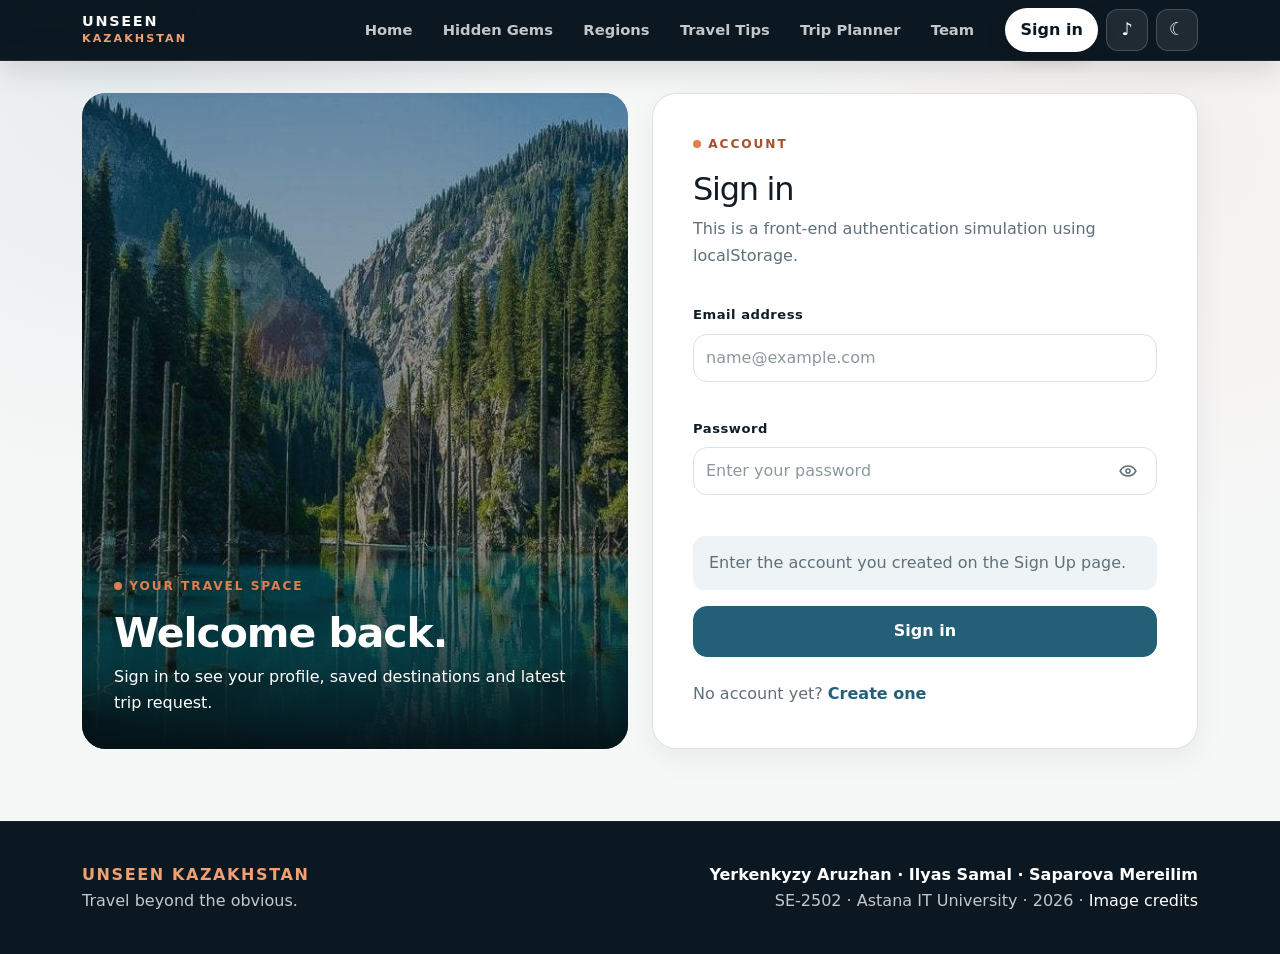
<file: profile.html>
<!DOCTYPE html>

<html data-theme="light" lang="en">
<head>
<meta charset="utf-8"/>
<meta content="width=device-width, initial-scale=1.0" name="viewport"/><meta content="View your local travel profile, saved places and latest trip request." name="description"/><meta content="#0c1821" name="theme-color"/><link href="images/favicon.svg" rel="icon" type="image/svg+xml"/>
<title>Unseen Kazakhstan | Profile</title>
<script src="js/theme-init.js?v=20261117-final"></script>
<script src="js/image-fallbacks.js?v=20261117-final"></script>
<link href="vendor/bootstrap.min.css?v=20261117-final" rel="stylesheet"/>
<script src="vendor/jquery.min.js?v=20261117-final"></script>
<link href="css/style.css?v=20261117-final" rel="stylesheet"/>
</head>
<body class="page-profile"><a class="skip-link" href="#mainContent">Skip to content</a>
<div id="scrollProgress"><span></span></div>
<nav aria-label="Main navigation" class="navbar navbar-expand-lg navbar-dark site-navbar sticky-top">
<div class="container">
<a class="navbar-brand" href="index.html">UNSEEN<span>KAZAKHSTAN</span></a>
<button aria-controls="mainNavbar" aria-expanded="false" aria-label="Toggle navigation" class="navbar-toggler" data-bs-target="#mainNavbar" data-bs-toggle="collapse" type="button">
<span class="navbar-toggler-icon"></span>
</button>
<div class="collapse navbar-collapse" id="mainNavbar">
<ul class="navbar-nav ms-auto align-items-lg-center"><li class="nav-item"><a class="nav-link" href="index.html">Home</a></li><li class="nav-item"><a class="nav-link" href="destinations.html">Hidden Gems</a></li><li class="nav-item"><a class="nav-link" href="regions.html">Regions</a></li><li class="nav-item"><a class="nav-link" href="tips.html">Travel Tips</a></li><li class="nav-item"><a class="nav-link" href="planner.html">Trip Planner</a></li><li class="nav-item"><a class="nav-link" href="creators.html">Team</a></li></ul>
<div class="nav-actions d-flex align-items-center gap-2 ms-lg-3">
<a class="nav-action" href="login.html" id="accountLink">Sign in</a>
<button aria-label="Turn sounds off" class="theme-toggle sound-toggle" id="soundToggleBtn" title="Sounds on" type="button">♪</button>
<button aria-label="Switch theme" class="theme-toggle" id="themeToggleBtn" title="Switch theme" type="button">☾</button>
</div>
</div>
</div>
</nav>
<main class="site-main" id="mainContent" tabindex="-1">
<div class="container">
<section class="profile-shell">
<div class="d-flex flex-column flex-md-row align-items-md-center justify-content-between gap-3 mb-4">
<div class="d-flex align-items-center gap-3">
<div class="profile-avatar-wrap">
<div class="profile-avatar" id="profileAvatar">U</div>
<label aria-label="Change profile photo" class="avatar-edit-btn" for="profileAvatarInput" title="Change photo">+</label>
<input accept="image/*" class="visually-hidden" id="profileAvatarInput" type="file"/>
</div>
<div><span class="eyebrow mb-1">Profile</span><h1 class="h2 mb-1" id="profileTitle">Traveler profile</h1><p class="mb-0">Local front-end account simulation.</p><div class="profile-photo-actions"><label for="profileAvatarInput">Change photo</label><button id="removeAvatarBtn" type="button">Remove photo</button></div><div aria-live="polite" class="field-error" id="profileAvatarError"></div></div>
</div>
<button class="btn-kz-outline" id="logoutBtn" type="button">Log out</button>
</div>
<div class="row g-4">
<div class="col-lg-6">
<div class="callout-card">
<h2 class="h4">Account details</h2>
<div class="profile-row"><span>Name</span><span id="profileName">—</span></div>
<div class="profile-row"><span>Email</span><span id="profileEmail">—</span></div>
<div class="profile-row"><span>Phone</span><span id="profilePhone">—</span></div>
</div>
</div>
<div class="col-lg-6">
<div class="callout-card">
<h2 class="h4">Travel activity</h2>
<div class="profile-row"><span>Saved places</span><span id="profileFavorites">0</span></div>
<div class="profile-row"><span>Latest destination</span><span id="profileTripDestination">No trip yet</span></div>
<div class="profile-row"><span>Travelers</span><span id="profileTripPeople">—</span></div>
<div aria-live="polite" class="saved-preview mt-3" id="profileSavedPreview"></div></div>
</div>
</div>
<div class="section-card mt-4 text-center"><h2 class="h3">Continue exploring</h2><p>Return to Hidden Gems to save more places, or open Trip Planner to create a new request.</p><div class="d-flex flex-column flex-sm-row justify-content-center gap-2"><a class="btn-kz" href="destinations.html">Hidden Gems</a><a class="btn-kz-outline" href="planner.html">Trip Planner</a></div></div>
</section>
</div>
</main>
<footer class="site-footer">
<div class="container">
<div class="row g-3 align-items-center">
<div class="col-md-5">
<div class="footer-brand">UNSEEN KAZAKHSTAN</div>
<div>Travel beyond the obvious.</div>
</div>
<div class="col-md-7 text-md-end">
<div><strong>Yerkenkyzy Aruzhan · Ilyas Samal · Saparova Mereilim</strong></div>
<div>SE-2502 · Astana IT University · <span class="current-year">2026</span> · <a href="IMAGE_CREDITS.txt">Image credits</a></div>
</div>
</div>
</div>
</footer>
<script src="vendor/bootstrap.bundle.min.js?v=20261117-final"></script>
<script src="js/script.js?v=20261117-final"></script>
</body>
</html>
</file>
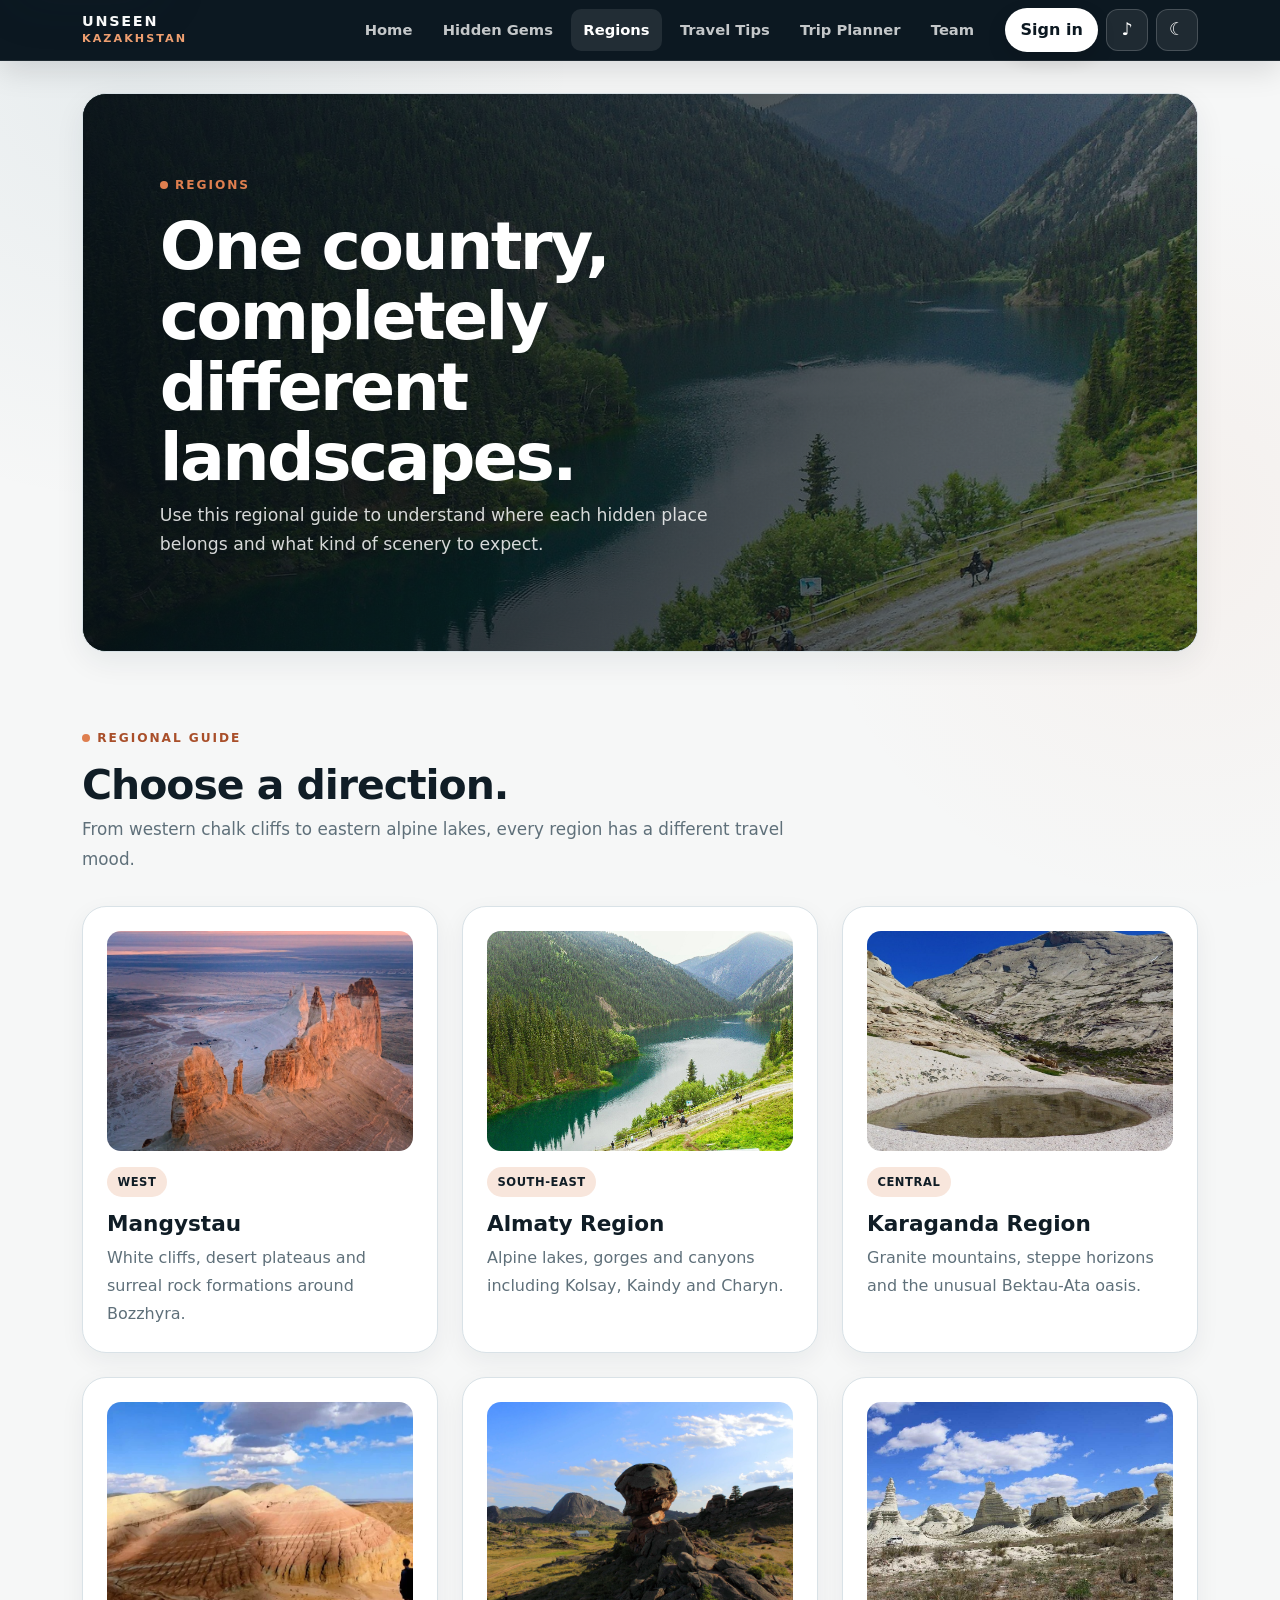
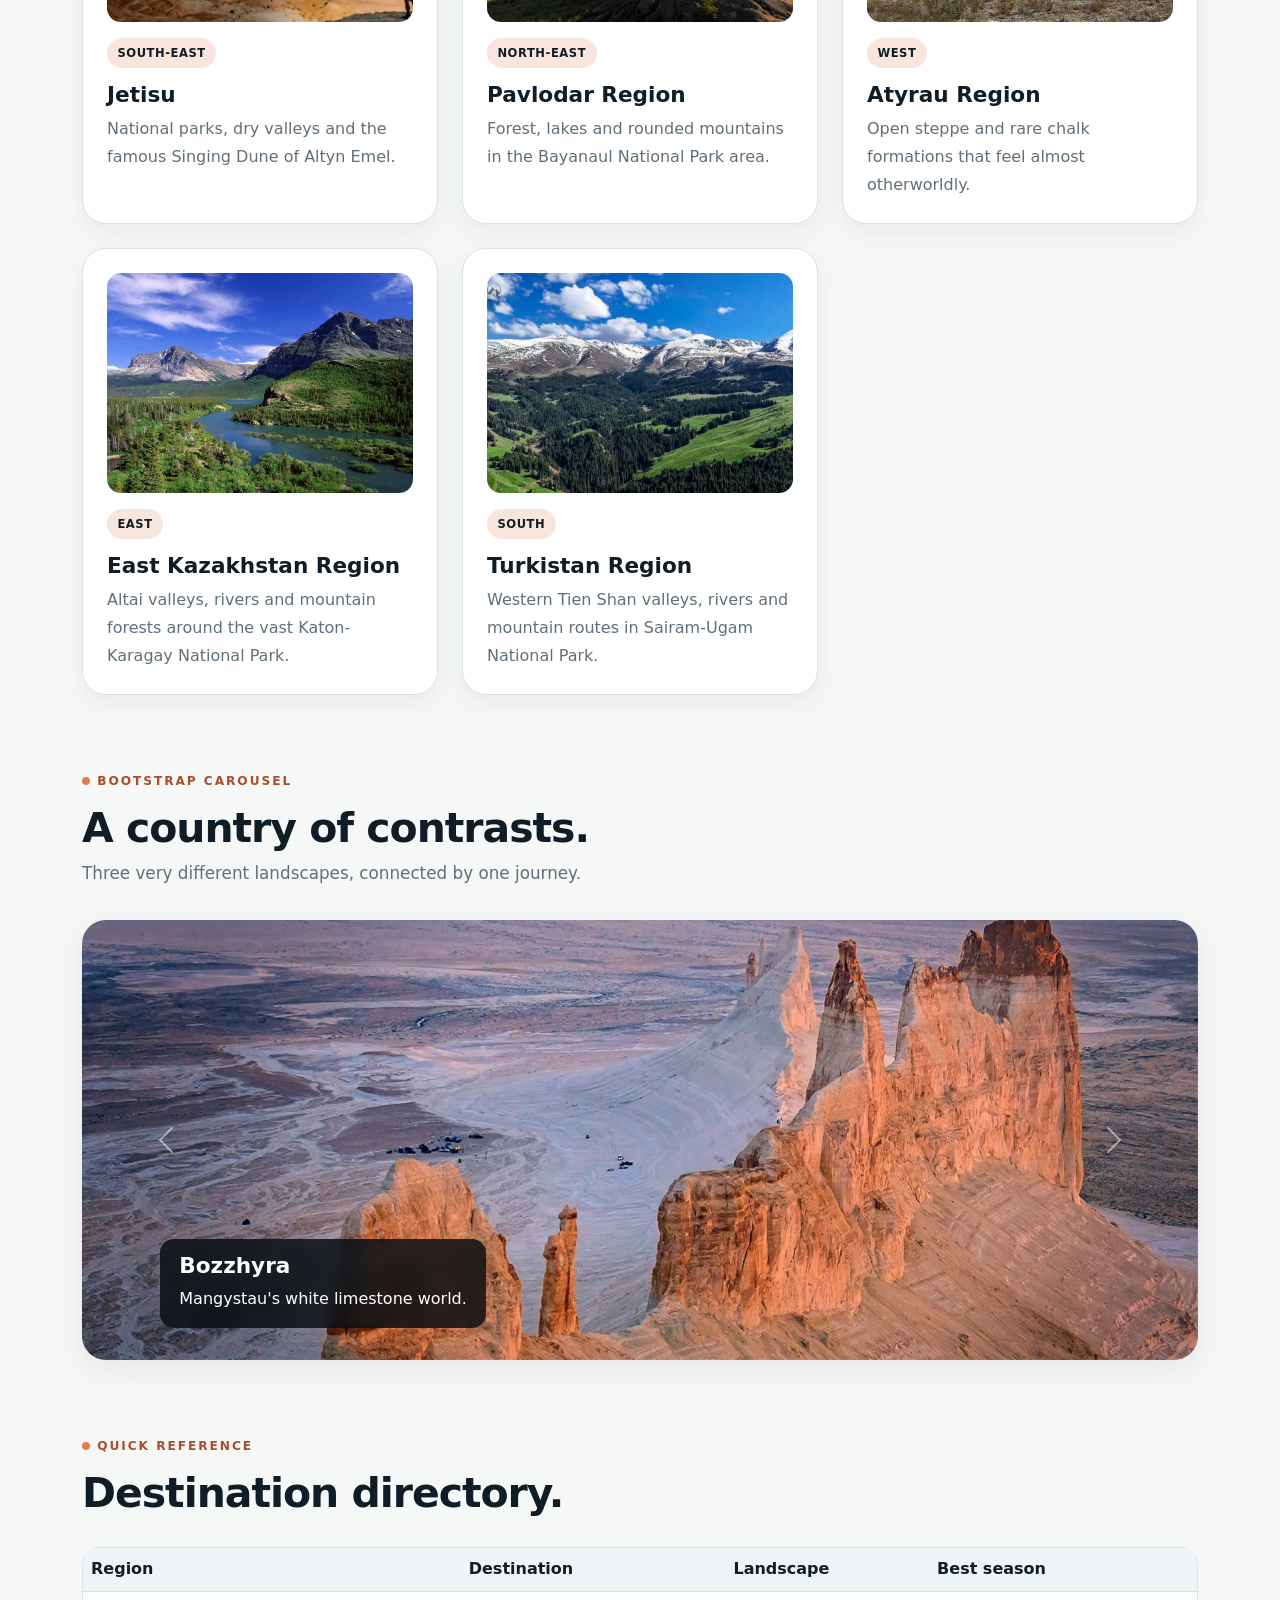
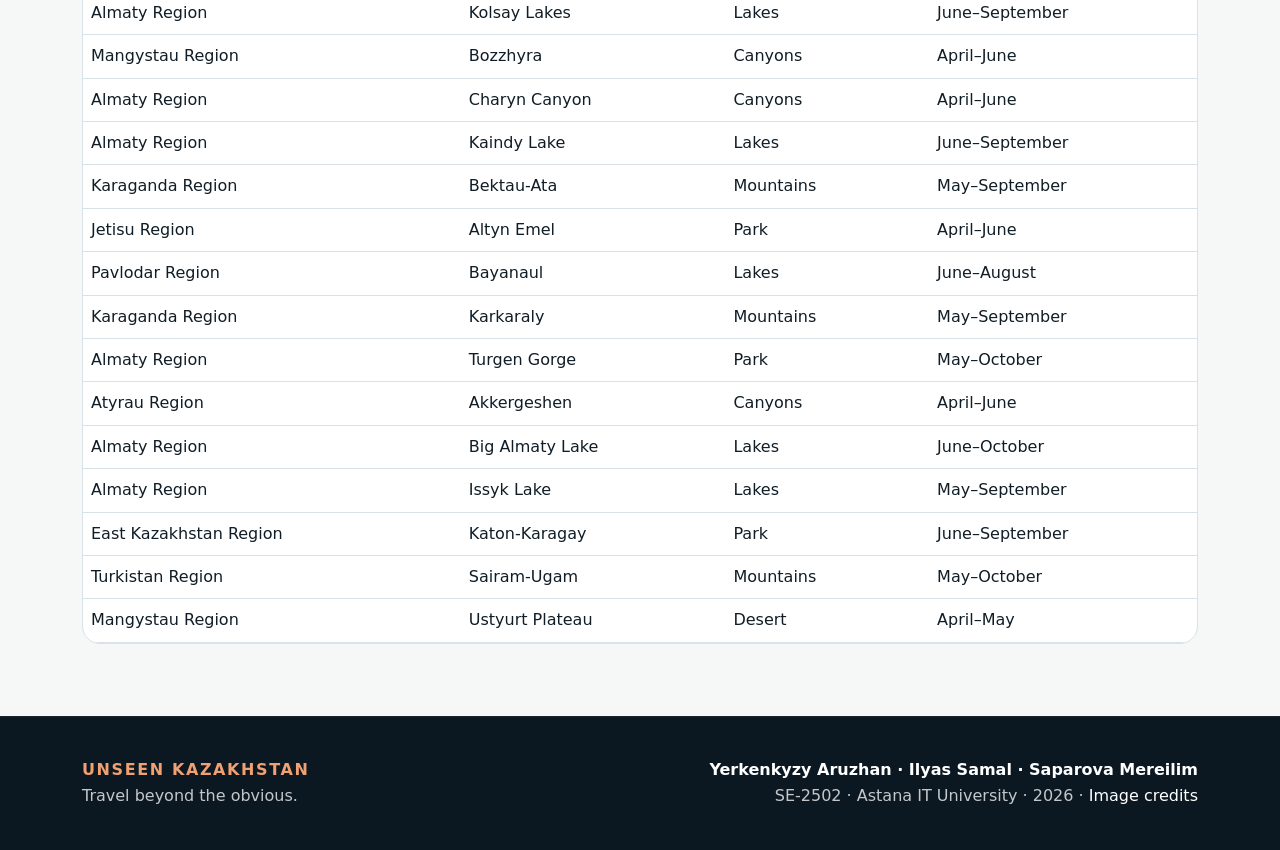
<file: regions.html>
<!DOCTYPE html>

<html data-theme="light" lang="en">
<head>
<meta charset="utf-8"/>
<meta content="width=device-width, initial-scale=1.0" name="viewport"/><meta content="Explore Kazakhstan by region through landscapes, routes and visual travel inspiration." name="description"/><meta content="#0c1821" name="theme-color"/><link href="images/favicon.svg" rel="icon" type="image/svg+xml"/>
<title>Unseen Kazakhstan | Regions</title>
<script src="js/theme-init.js?v=20261117-final"></script>
<script src="js/image-fallbacks.js?v=20261117-final"></script>
<link href="vendor/bootstrap.min.css?v=20261117-final" rel="stylesheet"/>
<script src="vendor/jquery.min.js?v=20261117-final"></script>
<link href="css/style.css?v=20261117-final" rel="stylesheet"/>
</head>
<body class="page-regions"><a class="skip-link" href="#mainContent">Skip to content</a>
<div id="scrollProgress"><span></span></div>
<nav aria-label="Main navigation" class="navbar navbar-expand-lg navbar-dark site-navbar sticky-top">
<div class="container">
<a class="navbar-brand" href="index.html">UNSEEN<span>KAZAKHSTAN</span></a>
<button aria-controls="mainNavbar" aria-expanded="false" aria-label="Toggle navigation" class="navbar-toggler" data-bs-target="#mainNavbar" data-bs-toggle="collapse" type="button">
<span class="navbar-toggler-icon"></span>
</button>
<div class="collapse navbar-collapse" id="mainNavbar">
<ul class="navbar-nav ms-auto align-items-lg-center"><li class="nav-item"><a class="nav-link" href="index.html">Home</a></li><li class="nav-item"><a class="nav-link" href="destinations.html">Hidden Gems</a></li><li class="nav-item"><a aria-current="page" class="nav-link active" href="regions.html">Regions</a></li><li class="nav-item"><a class="nav-link" href="tips.html">Travel Tips</a></li><li class="nav-item"><a class="nav-link" href="planner.html">Trip Planner</a></li><li class="nav-item"><a class="nav-link" href="creators.html">Team</a></li></ul>
<div class="nav-actions d-flex align-items-center gap-2 ms-lg-3">
<a class="nav-action" href="login.html" id="accountLink">Sign in</a>
<button aria-label="Turn sounds off" class="theme-toggle sound-toggle" id="soundToggleBtn" title="Sounds on" type="button">♪</button>
<button aria-label="Switch theme" class="theme-toggle" id="themeToggleBtn" title="Switch theme" type="button">☾</button>
</div>
</div>
</div>
</nav>
<main class="site-main" id="mainContent" tabindex="-1">
<div class="container">
<section class="page-hero">
<img alt="Mountain lake in Kazakhstan" decoding="async" fetchpriority="high" src="images/kolsay-lake.jpg"/>
<div class="page-hero-content">
<span class="eyebrow">Regions</span>
<h1>One country, completely different landscapes.</h1>
<p>Use this regional guide to understand where each hidden place belongs and what kind of scenery to expect.</p>
</div>
</section>
<section class="section-wrap">
<div class="section-head"><span class="eyebrow">Regional guide</span><h2>Choose a direction.</h2><p>From western chalk cliffs to eastern alpine lakes, every region has a different travel mood.</p></div>
<div class="row g-4">
<div class="col-md-6 col-lg-4"><article class="region-card"><img alt="Mangystau landscape" decoding="async" loading="lazy" src="images/bozzhyra.jpg"/><span class="tag">West</span><h3 class="mt-3">Mangystau</h3><p class="mb-0">White cliffs, desert plateaus and surreal rock formations around Bozzhyra.</p></article></div>
<div class="col-md-6 col-lg-4"><article class="region-card"><img alt="Almaty region lake" decoding="async" loading="lazy" src="images/kolsay-lake.jpg"/><span class="tag">South-East</span><h3 class="mt-3">Almaty Region</h3><p class="mb-0">Alpine lakes, gorges and canyons including Kolsay, Kaindy and Charyn.</p></article></div>
<div class="col-md-6 col-lg-4"><article class="region-card"><img alt="Central Kazakhstan mountains" decoding="async" loading="lazy" src="images/bektau-ata.jpg"/><span class="tag">Central</span><h3 class="mt-3">Karaganda Region</h3><p class="mb-0">Granite mountains, steppe horizons and the unusual Bektau-Ata oasis.</p></article></div>
<div class="col-md-6 col-lg-4"><article class="region-card"><img alt="Altyn Emel National Park" decoding="async" loading="lazy" src="images/altyn-emel.jpg"/><span class="tag">South-East</span><h3 class="mt-3">Jetisu</h3><p class="mb-0">National parks, dry valleys and the famous Singing Dune of Altyn Emel.</p></article></div>
<div class="col-md-6 col-lg-4"><article class="region-card"><img alt="Bayanaul landscape" decoding="async" loading="lazy" src="images/bayanaul.jpg"/><span class="tag">North-East</span><h3 class="mt-3">Pavlodar Region</h3><p class="mb-0">Forest, lakes and rounded mountains in the Bayanaul National Park area.</p></article></div>
<div class="col-md-6 col-lg-4"><article class="region-card"><img alt="Akkergeshen chalk plateau" decoding="async" loading="lazy" src="images/akkergeshen.jpg"/><span class="tag">West</span><h3 class="mt-3">Atyrau Region</h3><p class="mb-0">Open steppe and rare chalk formations that feel almost otherworldly.</p></article></div>
<div class="col-md-6 col-lg-4"><article class="region-card"><img alt="Katon-Karagay landscape in East Kazakhstan" data-fallback="images/karkaraly.jpg" decoding="async" loading="lazy" src="images/karkaraly.jpg"/><span class="tag">East</span><h3 class="mt-3">East Kazakhstan Region</h3><p class="mb-0">Altai valleys, rivers and mountain forests around the vast Katon-Karagay National Park.</p></article></div>
<div class="col-md-6 col-lg-4"><article class="region-card"><img alt="Sairam-Ugam landscape in Turkistan Region" data-fallback="images/turgen.jpg" decoding="async" loading="lazy" src="images/turgen.jpg"/><span class="tag">South</span><h3 class="mt-3">Turkistan Region</h3><p class="mb-0">Western Tien Shan valleys, rivers and mountain routes in Sairam-Ugam National Park.</p></article></div>
</div>
</section>
<section class="section-wrap">
<div class="section-head"><span class="eyebrow">Bootstrap carousel</span><h2>A country of contrasts.</h2><p>Three very different landscapes, connected by one journey.</p></div>
<div class="carousel slide carousel-shell" data-bs-ride="carousel" id="regionCarousel">
<div class="carousel-inner">
<div class="carousel-item active"><img alt="Bozzhyra" class="d-block w-100" decoding="async" loading="lazy" src="images/bozzhyra.jpg"/><div class="carousel-caption"><h3>Bozzhyra</h3><p class="mb-0">Mangystau's white limestone world.</p></div></div>
<div class="carousel-item"><img alt="Kolsay Lakes" class="d-block w-100" decoding="async" loading="lazy" src="images/kolsay-lake.jpg"/><div class="carousel-caption"><h3>Kolsay Lakes</h3><p class="mb-0">Clear alpine water among pine forests.</p></div></div>
<div class="carousel-item"><img alt="Bayanaul" class="d-block w-100" decoding="async" loading="lazy" src="images/bayanaul.jpg"/><div class="carousel-caption"><h3>Bayanaul</h3><p class="mb-0">Lakes and mountains in the north-east.</p></div></div>
</div>
<button class="carousel-control-prev" data-bs-slide="prev" data-bs-target="#regionCarousel" type="button"><span aria-hidden="true" class="carousel-control-prev-icon"></span><span class="visually-hidden">Previous</span></button>
<button class="carousel-control-next" data-bs-slide="next" data-bs-target="#regionCarousel" type="button"><span aria-hidden="true" class="carousel-control-next-icon"></span><span class="visually-hidden">Next</span></button>
</div>
</section>
<section class="section-wrap">
<div class="section-head"><span class="eyebrow">Quick reference</span><h2>Destination directory.</h2></div>
<div class="table-responsive table-shell">
<table class="table align-middle">
<thead><tr><th>Region</th><th>Destination</th><th>Landscape</th><th>Best season</th></tr></thead>
<tbody>
<tr><td>Almaty Region</td><td>Kolsay Lakes</td><td>Lakes</td><td>June–September</td></tr>
<tr><td>Mangystau Region</td><td>Bozzhyra</td><td>Canyons</td><td>April–June</td></tr>
<tr><td>Almaty Region</td><td>Charyn Canyon</td><td>Canyons</td><td>April–June</td></tr>
<tr><td>Almaty Region</td><td>Kaindy Lake</td><td>Lakes</td><td>June–September</td></tr>
<tr><td>Karaganda Region</td><td>Bektau-Ata</td><td>Mountains</td><td>May–September</td></tr>
<tr><td>Jetisu Region</td><td>Altyn Emel</td><td>Park</td><td>April–June</td></tr>
<tr><td>Pavlodar Region</td><td>Bayanaul</td><td>Lakes</td><td>June–August</td></tr>
<tr><td>Karaganda Region</td><td>Karkaraly</td><td>Mountains</td><td>May–September</td></tr>
<tr><td>Almaty Region</td><td>Turgen Gorge</td><td>Park</td><td>May–October</td></tr>
<tr><td>Atyrau Region</td><td>Akkergeshen</td><td>Canyons</td><td>April–June</td></tr>
<tr><td>Almaty Region</td><td>Big Almaty Lake</td><td>Lakes</td><td>June–October</td></tr>
<tr><td>Almaty Region</td><td>Issyk Lake</td><td>Lakes</td><td>May–September</td></tr>
<tr><td>East Kazakhstan Region</td><td>Katon-Karagay</td><td>Park</td><td>June–September</td></tr>
<tr><td>Turkistan Region</td><td>Sairam-Ugam</td><td>Mountains</td><td>May–October</td></tr>
<tr><td>Mangystau Region</td><td>Ustyurt Plateau</td><td>Desert</td><td>April–May</td></tr>
</tbody>
</table>
</div>
</section>
</div>
</main>
<footer class="site-footer">
<div class="container">
<div class="row g-3 align-items-center">
<div class="col-md-5">
<div class="footer-brand">UNSEEN KAZAKHSTAN</div>
<div>Travel beyond the obvious.</div>
</div>
<div class="col-md-7 text-md-end">
<div><strong>Yerkenkyzy Aruzhan · Ilyas Samal · Saparova Mereilim</strong></div>
<div>SE-2502 · Astana IT University · <span class="current-year">2026</span> · <a href="IMAGE_CREDITS.txt">Image credits</a></div>
</div>
</div>
</div>
</footer>
<script src="vendor/bootstrap.bundle.min.js?v=20261117-final"></script>
<script src="js/script.js?v=20261117-final"></script>
</body>
</html>
</file>
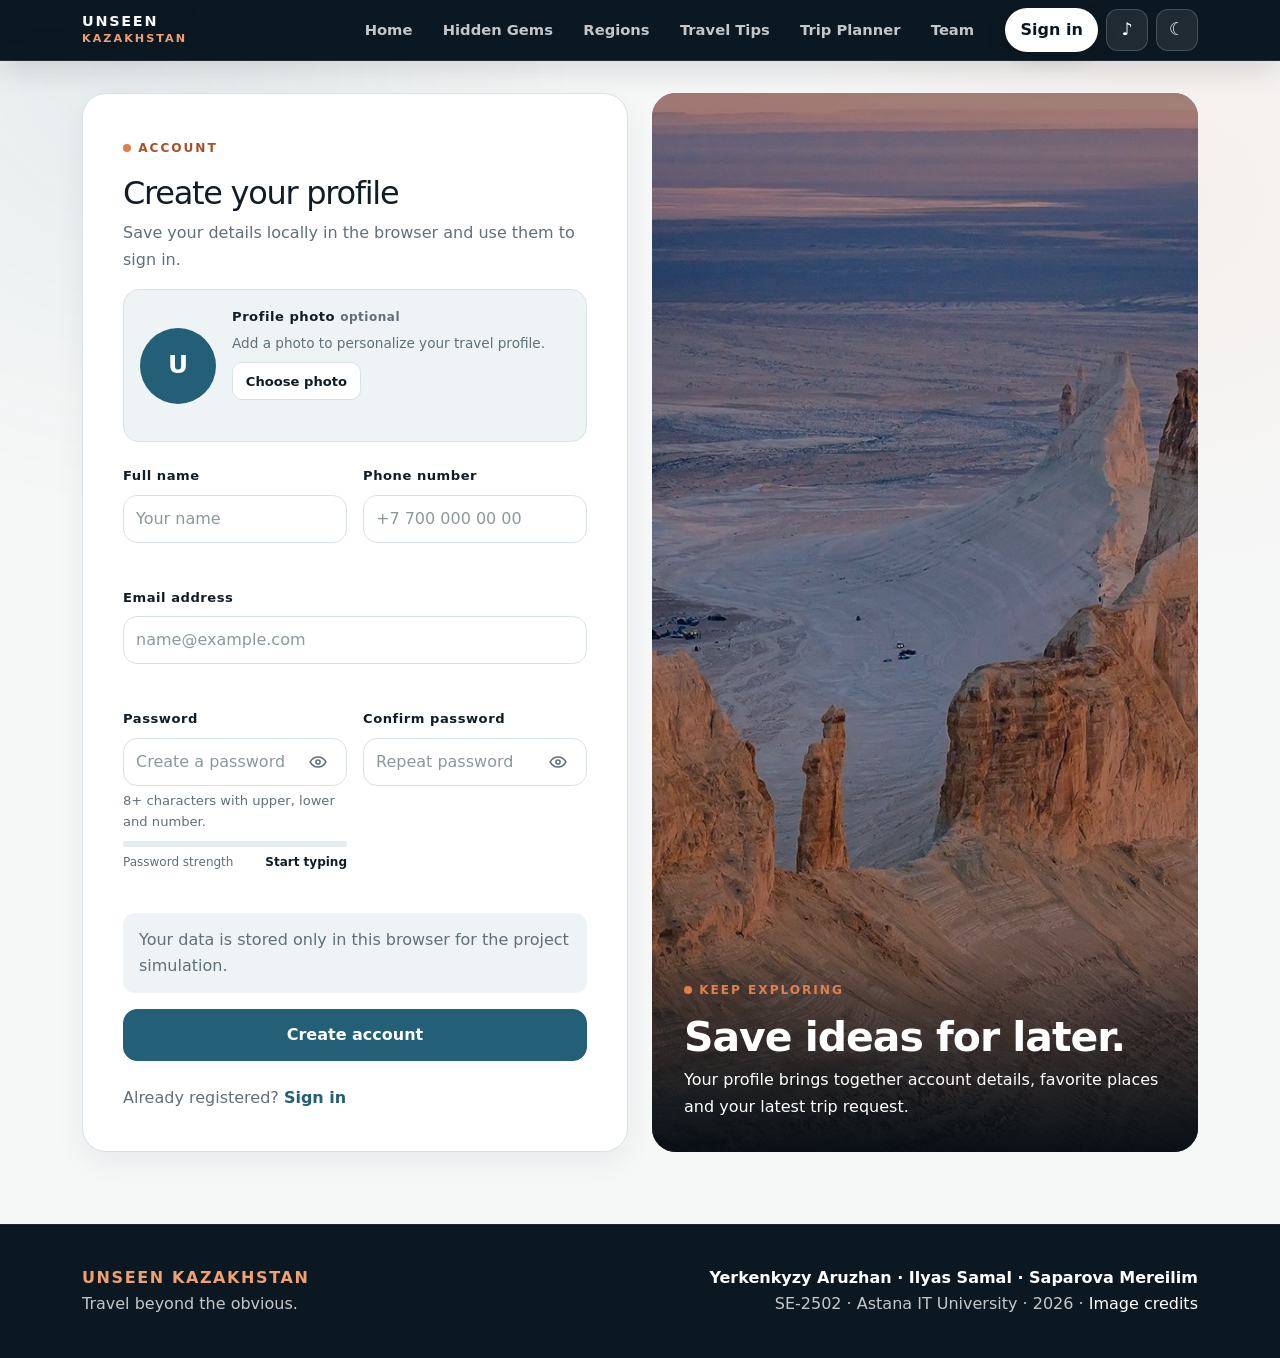
<file: signup.html>
<!DOCTYPE html>

<html data-theme="light" lang="en">
<head>
<meta charset="utf-8"/>
<meta content="width=device-width, initial-scale=1.0" name="viewport"/><meta content="Create a local Unseen Kazakhstan travel profile with JavaScript validation." name="description"/><meta content="#0c1821" name="theme-color"/><link href="images/favicon.svg" rel="icon" type="image/svg+xml"/>
<title>Unseen Kazakhstan | Sign Up</title>
<script src="js/theme-init.js?v=20261117-final"></script>
<script src="js/image-fallbacks.js?v=20261117-final"></script>
<link href="vendor/bootstrap.min.css?v=20261117-final" rel="stylesheet"/>
<script src="vendor/jquery.min.js?v=20261117-final"></script>
<link href="css/style.css?v=20261117-final" rel="stylesheet"/>
</head>
<body class="page-auth"><a class="skip-link" href="#mainContent">Skip to content</a>
<div id="scrollProgress"><span></span></div>
<nav aria-label="Main navigation" class="navbar navbar-expand-lg navbar-dark site-navbar sticky-top">
<div class="container">
<a class="navbar-brand" href="index.html">UNSEEN<span>KAZAKHSTAN</span></a>
<button aria-controls="mainNavbar" aria-expanded="false" aria-label="Toggle navigation" class="navbar-toggler" data-bs-target="#mainNavbar" data-bs-toggle="collapse" type="button">
<span class="navbar-toggler-icon"></span>
</button>
<div class="collapse navbar-collapse" id="mainNavbar">
<ul class="navbar-nav ms-auto align-items-lg-center"><li class="nav-item"><a class="nav-link" href="index.html">Home</a></li><li class="nav-item"><a class="nav-link" href="destinations.html">Hidden Gems</a></li><li class="nav-item"><a class="nav-link" href="regions.html">Regions</a></li><li class="nav-item"><a class="nav-link" href="tips.html">Travel Tips</a></li><li class="nav-item"><a class="nav-link" href="planner.html">Trip Planner</a></li><li class="nav-item"><a class="nav-link" href="creators.html">Team</a></li></ul>
<div class="nav-actions d-flex align-items-center gap-2 ms-lg-3">
<a class="nav-action" href="login.html" id="accountLink">Sign in</a>
<button aria-label="Turn sounds off" class="theme-toggle sound-toggle" id="soundToggleBtn" title="Sounds on" type="button">♪</button>
<button aria-label="Switch theme" class="theme-toggle" id="themeToggleBtn" title="Switch theme" type="button">☾</button>
</div>
</div>
</div>
</nav>
<main class="site-main" id="mainContent" tabindex="-1">
<div class="container">
<div class="row g-4 align-items-stretch">
<div class="col-lg-6">
<form class="auth-shell" id="signupForm" novalidate="">
<span class="eyebrow">Account</span>
<h1 class="h2">Create your profile</h1>
<p>Save your details locally in the browser and use them to sign in.</p>
<div class="signup-avatar-panel mt-3">
<div class="profile-avatar avatar-preview" id="signupAvatarPreview">U</div>
<div class="flex-grow-1">
<label class="form-label d-block mb-1" for="signupAvatarInput">Profile photo <span class="optional-text">optional</span></label>
<p class="avatar-help mb-2">Add a photo to personalize your travel profile.</p>
<div class="d-flex flex-wrap gap-2">
<label class="avatar-upload-btn" for="signupAvatarInput">Choose photo</label>
<button class="avatar-remove-btn" hidden="" id="signupAvatarRemove" type="button">Remove</button>
</div>
<input accept="image/*" class="visually-hidden" id="signupAvatarInput" type="file"/>
<div class="field-error" id="signupAvatarError"></div>
</div>
</div>
<div class="row g-3 mt-1">
<div class="col-md-6"><label class="form-label" for="signupName">Full name</label><input aria-describedby="signupNameError" autocomplete="name" class="form-control" id="signupName" placeholder="Your name" type="text"/><div aria-live="polite" class="field-error" id="signupNameError"></div></div>
<div class="col-md-6"><label class="form-label" for="signupPhone">Phone number</label><input aria-describedby="signupPhoneError" autocomplete="tel" class="form-control" id="signupPhone" inputmode="tel" placeholder="+7 700 000 00 00" type="text"/><div aria-live="polite" class="field-error" id="signupPhoneError"></div></div>
<div class="col-12"><label class="form-label" for="signupEmail">Email address</label><input aria-describedby="signupEmailError" autocomplete="email" class="form-control" id="signupEmail" inputmode="email" placeholder="name@example.com" spellcheck="false" type="text"/><div aria-live="polite" class="field-error" id="signupEmailError"></div></div>
<div class="col-md-6"><label class="form-label" for="signupPassword">Password</label><div class="password-field"><input aria-describedby="signupPasswordError" autocomplete="new-password" class="form-control" id="signupPassword" placeholder="Create a password" type="password"/><button aria-label="Show password" class="password-toggle" data-target="signupPassword" title="Show password" type="button"><svg aria-hidden="true" class="eye-show-icon" viewBox="0 0 24 24"><path d="M2.5 12s3.5-6 9.5-6 9.5 6 9.5 6-3.5 6-9.5 6-9.5-6-9.5-6Z"></path><circle cx="12" cy="12" r="2.5"></circle></svg><svg aria-hidden="true" class="eye-hide-icon" viewBox="0 0 24 24"><path d="M3 3l18 18"></path><path d="M10.6 6.2A10.7 10.7 0 0 1 12 6c6 0 9.5 6 9.5 6a17.4 17.4 0 0 1-2.3 3.1"></path><path d="M6.1 7.1C3.8 9 2.5 12 2.5 12s3.5 6 9.5 6c1.5 0 2.9-.4 4.1-1"></path></svg></button></div><div class="password-hint mt-1">8+ characters with upper, lower and number.</div><div aria-live="polite" class="password-strength mt-2"><div class="password-strength-track"><span data-score="0" id="passwordStrengthBar"></span></div><div class="password-strength-label"><span>Password strength</span><strong id="passwordStrengthText">Start typing</strong></div></div><div aria-live="polite" class="field-error" id="signupPasswordError"></div></div>
<div class="col-md-6"><label class="form-label" for="signupConfirm">Confirm password</label><div class="password-field"><input aria-describedby="signupConfirmError" autocomplete="new-password" class="form-control" id="signupConfirm" placeholder="Repeat password" type="password"/><button aria-label="Show password" class="password-toggle" data-target="signupConfirm" title="Show password" type="button"><svg aria-hidden="true" class="eye-show-icon" viewBox="0 0 24 24"><path d="M2.5 12s3.5-6 9.5-6 9.5 6 9.5 6-3.5 6-9.5 6-9.5-6-9.5-6Z"></path><circle cx="12" cy="12" r="2.5"></circle></svg><svg aria-hidden="true" class="eye-hide-icon" viewBox="0 0 24 24"><path d="M3 3l18 18"></path><path d="M10.6 6.2A10.7 10.7 0 0 1 12 6c6 0 9.5 6 9.5 6a17.4 17.4 0 0 1-2.3 3.1"></path><path d="M6.1 7.1C3.8 9 2.5 12 2.5 12s3.5 6 9.5 6c1.5 0 2.9-.4 4.1-1"></path></svg></button></div><div aria-live="polite" class="field-error" id="signupConfirmError"></div></div>
<div class="col-12"><div aria-live="polite" class="form-message" id="signupMessage">Your data is stored only in this browser for the project simulation.</div></div>
<div class="col-12"><button class="btn-kz w-100" id="signupSubmitBtn" type="submit">Create account</button></div>
</div>
<p class="mt-4 mb-0">Already registered? <a href="login.html"><strong>Sign in</strong></a></p>
</form>
</div>
<div class="col-lg-6 d-none d-lg-block">
<div class="auth-visual h-100"><img alt="Bozzhyra landscape" decoding="async" fetchpriority="high" src="images/bozzhyra.jpg"/><div class="auth-visual-content"><span class="eyebrow">Keep exploring</span><h2>Save ideas for later.</h2><p class="mb-0">Your profile brings together account details, favorite places and your latest trip request.</p></div></div>
</div>
</div>
</div>
</main>
<footer class="site-footer">
<div class="container">
<div class="row g-3 align-items-center">
<div class="col-md-5">
<div class="footer-brand">UNSEEN KAZAKHSTAN</div>
<div>Travel beyond the obvious.</div>
</div>
<div class="col-md-7 text-md-end">
<div><strong>Yerkenkyzy Aruzhan · Ilyas Samal · Saparova Mereilim</strong></div>
<div>SE-2502 · Astana IT University · <span class="current-year">2026</span> · <a href="IMAGE_CREDITS.txt">Image credits</a></div>
</div>
</div>
</div>
</footer>
<script src="vendor/bootstrap.bundle.min.js?v=20261117-final"></script>
<script src="js/script.js?v=20261117-final"></script>
</body>
</html>
</file>
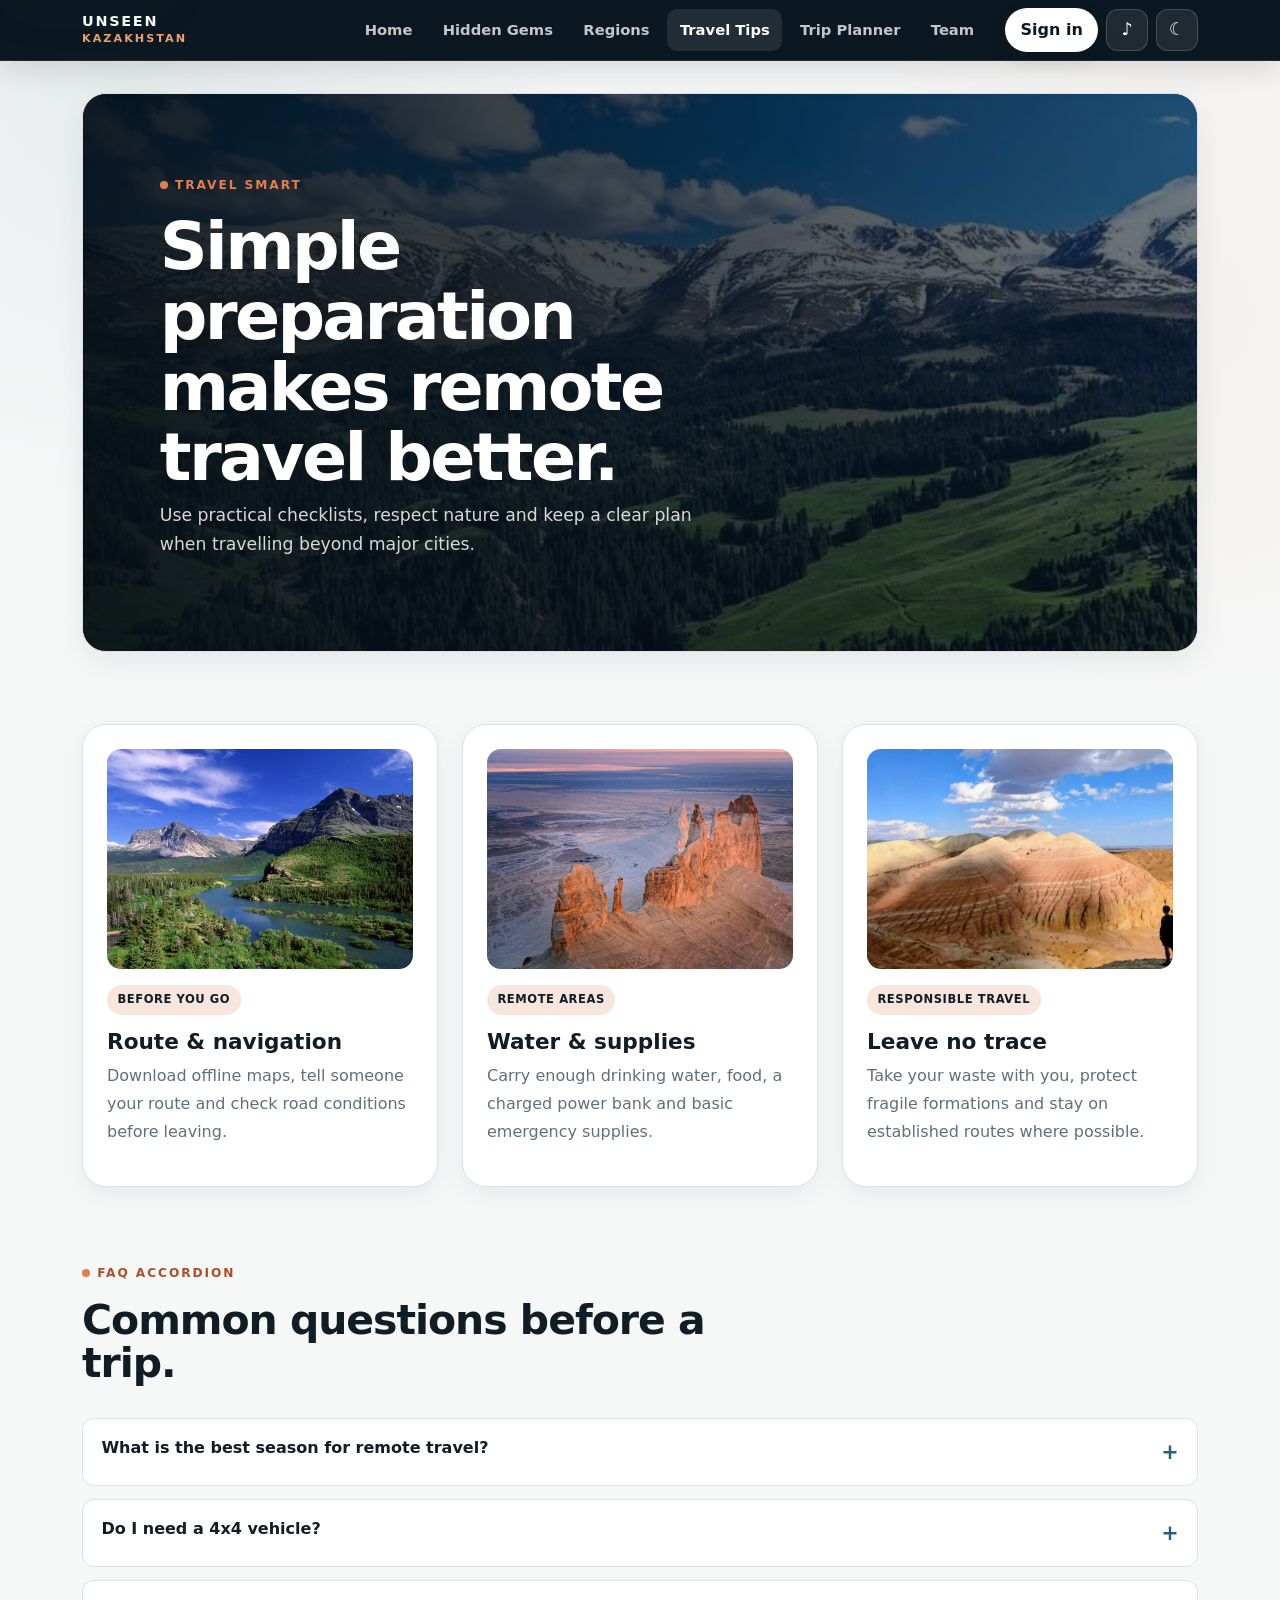
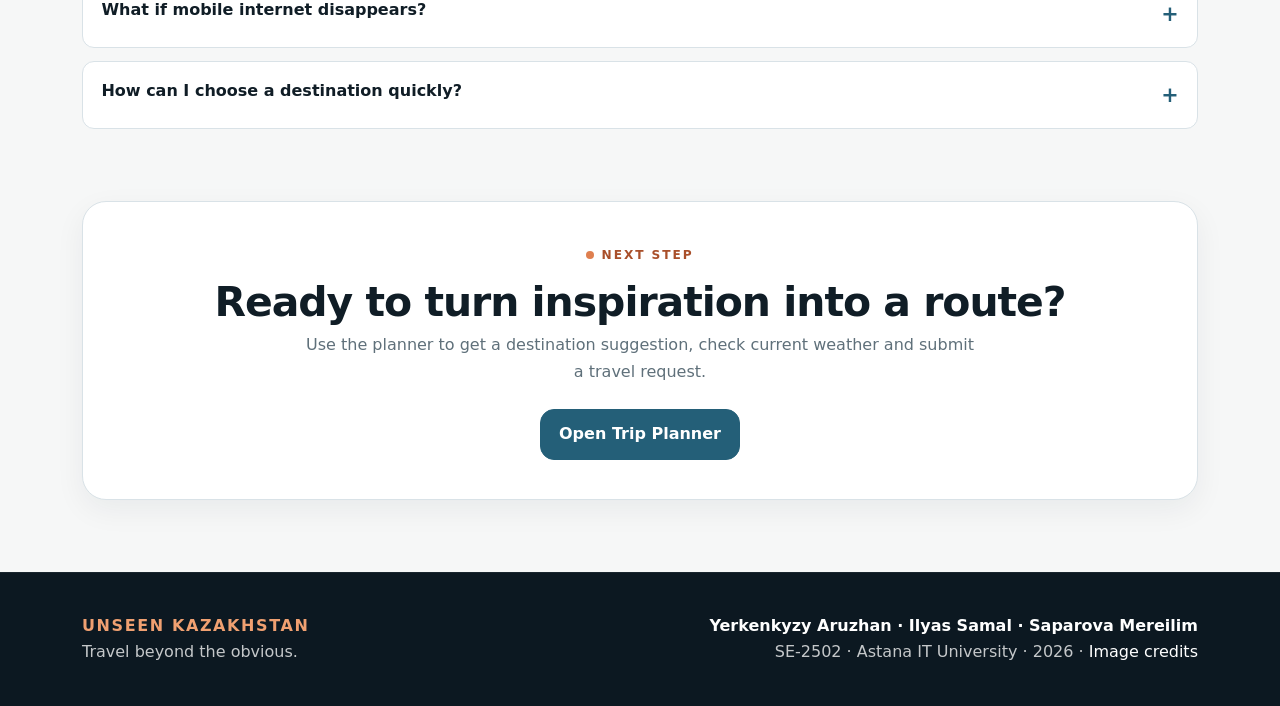
<file: tips.html>
<!DOCTYPE html>

<html data-theme="light" lang="en">
<head>
<meta charset="utf-8"/>
<meta content="width=device-width, initial-scale=1.0" name="viewport"/><meta content="Practical travel tips for exploring remote landscapes and natural destinations in Kazakhstan." name="description"/><meta content="#0c1821" name="theme-color"/><link href="images/favicon.svg" rel="icon" type="image/svg+xml"/>
<title>Unseen Kazakhstan | Travel Tips</title>
<script src="js/theme-init.js?v=20261117-final"></script>
<script src="js/image-fallbacks.js?v=20261117-final"></script>
<link href="vendor/bootstrap.min.css?v=20261117-final" rel="stylesheet"/>
<script src="vendor/jquery.min.js?v=20261117-final"></script>
<link href="css/style.css?v=20261117-final" rel="stylesheet"/>
</head>
<body class="page-tips"><a class="skip-link" href="#mainContent">Skip to content</a>
<div id="scrollProgress"><span></span></div>
<nav aria-label="Main navigation" class="navbar navbar-expand-lg navbar-dark site-navbar sticky-top">
<div class="container">
<a class="navbar-brand" href="index.html">UNSEEN<span>KAZAKHSTAN</span></a>
<button aria-controls="mainNavbar" aria-expanded="false" aria-label="Toggle navigation" class="navbar-toggler" data-bs-target="#mainNavbar" data-bs-toggle="collapse" type="button">
<span class="navbar-toggler-icon"></span>
</button>
<div class="collapse navbar-collapse" id="mainNavbar">
<ul class="navbar-nav ms-auto align-items-lg-center"><li class="nav-item"><a class="nav-link" href="index.html">Home</a></li><li class="nav-item"><a class="nav-link" href="destinations.html">Hidden Gems</a></li><li class="nav-item"><a class="nav-link" href="regions.html">Regions</a></li><li class="nav-item"><a aria-current="page" class="nav-link active" href="tips.html">Travel Tips</a></li><li class="nav-item"><a class="nav-link" href="planner.html">Trip Planner</a></li><li class="nav-item"><a class="nav-link" href="creators.html">Team</a></li></ul>
<div class="nav-actions d-flex align-items-center gap-2 ms-lg-3">
<a class="nav-action" href="login.html" id="accountLink">Sign in</a>
<button aria-label="Turn sounds off" class="theme-toggle sound-toggle" id="soundToggleBtn" title="Sounds on" type="button">♪</button>
<button aria-label="Switch theme" class="theme-toggle" id="themeToggleBtn" title="Switch theme" type="button">☾</button>
</div>
</div>
</div>
</nav>
<main class="site-main" id="mainContent" tabindex="-1">
<div class="container">
<section class="page-hero">
<img alt="Turgen Gorge" decoding="async" fetchpriority="high" src="images/turgen.jpg"/>
<div class="page-hero-content"><span class="eyebrow">Travel smart</span><h1>Simple preparation makes remote travel better.</h1><p>Use practical checklists, respect nature and keep a clear plan when travelling beyond major cities.</p></div>
</section>
<section class="section-wrap">
<div class="row g-4">
<div class="col-md-4"><article class="tip-card"><img alt="Mountain road" decoding="async" loading="lazy" src="images/karkaraly.jpg"/><span class="tag">Before you go</span><h3 class="mt-3">Route &amp; navigation</h3><p>Download offline maps, tell someone your route and check road conditions before leaving.</p></article></div>
<div class="col-md-4"><article class="tip-card"><img alt="Remote desert landscape" decoding="async" loading="lazy" src="images/bozzhyra.jpg"/><span class="tag">Remote areas</span><h3 class="mt-3">Water &amp; supplies</h3><p>Carry enough drinking water, food, a charged power bank and basic emergency supplies.</p></article></div>
<div class="col-md-4"><article class="tip-card"><img alt="National park landscape" decoding="async" loading="lazy" src="images/altyn-emel.jpg"/><span class="tag">Responsible travel</span><h3 class="mt-3">Leave no trace</h3><p>Take your waste with you, protect fragile formations and stay on established routes where possible.</p></article></div>
</div>
</section>
<section class="section-wrap">
<div class="section-head"><span class="eyebrow">FAQ accordion</span><h2>Common questions before a trip.</h2></div>
<div class="accordion-list" id="travelFaq">
<div class="accordion-item-custom"><button aria-expanded="false" class="accordion-question" type="button">What is the best season for remote travel?</button><div class="accordion-answer"><p>Late spring and early autumn are comfortable for many destinations, while mountain lakes are usually best in summer.</p></div></div>
<div class="accordion-item-custom"><button aria-expanded="false" class="accordion-question" type="button">Do I need a 4x4 vehicle?</button><div class="accordion-answer"><p>For Bozzhyra, remote plateaus and some mountain routes, a reliable 4x4 vehicle is strongly recommended.</p></div></div>
<div class="accordion-item-custom"><button aria-expanded="false" class="accordion-question" type="button">What if mobile internet disappears?</button><div class="accordion-answer"><p>Prepare offline maps in advance and keep important route information saved on your device.</p></div></div>
<div class="accordion-item-custom"><button aria-expanded="false" class="accordion-question" type="button">How can I choose a destination quickly?</button><div class="accordion-answer"><p>Use Hidden Gems to search and filter, then open Trip Planner for a simple recommendation and weather check.</p></div></div>
</div>
</section>
<section class="section-wrap">
<div class="section-card text-center"><span class="eyebrow">Next step</span><h2>Ready to turn inspiration into a route?</h2><p class="mx-auto narrow-copy">Use the planner to get a destination suggestion, check current weather and submit a travel request.</p><a class="btn-kz mt-2" href="planner.html">Open Trip Planner</a></div>
</section>
</div>
</main>
<footer class="site-footer">
<div class="container">
<div class="row g-3 align-items-center">
<div class="col-md-5">
<div class="footer-brand">UNSEEN KAZAKHSTAN</div>
<div>Travel beyond the obvious.</div>
</div>
<div class="col-md-7 text-md-end">
<div><strong>Yerkenkyzy Aruzhan · Ilyas Samal · Saparova Mereilim</strong></div>
<div>SE-2502 · Astana IT University · <span class="current-year">2026</span> · <a href="IMAGE_CREDITS.txt">Image credits</a></div>
</div>
</div>
</div>
</footer>
<script src="vendor/bootstrap.bundle.min.js?v=20261117-final"></script>
<script src="js/script.js?v=20261117-final"></script>
</body>
</html>
</file>
<file: css/style.css>
:root {
  --bg: #f6f7f7;
  --surface: #ffffff;
  --surface-soft: #eef3f5;
  --surface-strong: #e4ecef;
  --text: #101d26;
  --muted: #5f707a;
  --line: #d9e2e7;
  --brand: #245f78;
  --brand-dark: #17465b;
  --brand-soft: #dcecf2;
  --gold: #df7f4f;
  --gold-ink: #a94f2a;
  --gold-soft: #f8e6dc;
  --danger: #b93c4a;
  --success: #2f7a5b;
  --shadow: 0 20px 50px rgba(19, 38, 50, 0.12);
  --shadow-sm: 0 10px 30px rgba(19, 38, 50, 0.07);
  --radius-xl: 24px;
  --radius-lg: 18px;
  --radius-md: 12px;
  --nav: #0c1821;
  --white: #ffffff;
}

html[data-theme="dark"] {
  --bg: #0a1117;
  --surface: #111a21;
  --surface-soft: #17242c;
  --surface-strong: #1d2c35;
  --text: #f1f5f6;
  --muted: #9eacb4;
  --line: #293942;
  --brand: #6fb5cf;
  --brand-dark: #9bcfe0;
  --brand-soft: #17313d;
  --gold: #f0a071;
  --gold-ink: #f0a071;
  --gold-soft: #3b261c;
  --danger: #ff9da8;
  --success: #78caa1;
  --shadow: 0 22px 55px rgba(0, 0, 0, 0.34);
  --shadow-sm: 0 12px 30px rgba(0, 0, 0, 0.22);
  --nav: #070d12;
}

* {
  box-sizing: border-box;
}

html {
  scroll-behavior: smooth;
  background: var(--bg);
}

body {
  min-height: 100vh;
  margin: 0;
  background: var(--bg);
  color: var(--text);
  font-family: system-ui, -apple-system, BlinkMacSystemFont, "Segoe UI", Roboto, Arial, sans-serif;
  line-height: 1.65;
  transition: background-color 0.2s ease, color 0.2s ease;
}

h1,
h2,
h3,
h4,
h5,
h6 {
  margin-top: 0;
  color: var(--text);
  font-family: system-ui, -apple-system, BlinkMacSystemFont, "Segoe UI", Roboto, Arial, sans-serif;
  font-weight: 800;
  line-height: 1.06;
}

h1 {
  font-size: clamp(2.45rem, 5.2vw, 4.55rem);
  letter-spacing: -0.04em;
}

h2 {
  font-size: clamp(1.85rem, 3.2vw, 2.75rem);
  letter-spacing: -0.025em;
}

h3 {
  font-size: 1.35rem;
}

p,
li,
label,
input,
select,
textarea,
button,
a {
  font-size: 1rem;
}

a {
  color: var(--brand);
  text-decoration: none;
}

a:hover {
  color: var(--brand-dark);
}

img {
  max-width: 100%;
}

button,
a,
input,
select,
textarea {
  transition: border-color 0.2s ease, background-color 0.2s ease, color 0.2s ease, transform 0.2s ease, box-shadow 0.2s ease;
}

.site-navbar {
  background: var(--nav);
  border-bottom: 1px solid rgba(255, 255, 255, 0.08);
}

.site-navbar .navbar-brand {
  color: #ffffff;
  font-size: 0.95rem;
  font-weight: 800;
  letter-spacing: 0.16em;
  line-height: 1.1;
}

.site-navbar .navbar-brand span {
  display: block;
  margin-top: 3px;
  color: var(--gold);
  font-size: 0.7rem;
  letter-spacing: 0.24em;
}

.site-navbar .nav-link {
  position: relative;
  margin: 0 0.15rem;
  color: rgba(255, 255, 255, 0.76);
  font-weight: 600;
  border-radius: 999px;
  padding: 0.55rem 0.8rem !important;
}

.site-navbar .nav-link:hover,
.site-navbar .nav-link.active {
  color: #ffffff;
  background: rgba(255, 255, 255, 0.08);
}

.nav-action {
  display: inline-flex;
  align-items: center;
  justify-content: center;
  gap: 0.45rem;
  min-height: 42px;
  padding: 0.55rem 0.95rem;
  border: 1px solid rgba(255, 255, 255, 0.18);
  border-radius: 999px;
  background: #ffffff;
  color: #0c1821;
  font-weight: 800;
}

.nav-action:hover {
  background: var(--gold);
  border-color: var(--gold);
  color: var(--nav);
  transform: translateY(-1px);
}

.theme-toggle {
  width: 42px;
  height: 42px;
  border: 1px solid rgba(255, 255, 255, 0.18);
  border-radius: 50%;
  background: rgba(255, 255, 255, 0.08);
  color: #ffffff;
  font-size: 1.1rem;
}

.theme-toggle:hover {
  background: rgba(255, 255, 255, 0.16);
  border-color: var(--gold);
  transform: rotate(8deg);
}

.navbar-toggler {
  border-color: rgba(255, 255, 255, 0.25);
}

.navbar-toggler:focus {
  box-shadow: 0 0 0 0.2rem rgba(209, 165, 68, 0.18);
}

#scrollProgress {
  position: fixed;
  top: 0;
  left: 0;
  width: 100%;
  height: 3px;
  z-index: 3000;
  pointer-events: none;
  background: transparent;
}

#scrollProgress span {
  display: block;
  width: 0;
  height: 100%;
  background: linear-gradient(90deg, var(--brand), var(--gold));
  box-shadow: none;
}

.site-main {
  padding-top: 2rem;
  padding-bottom: 4.5rem;
}

.hero-shell,
.page-hero,
.section-card,
.filter-panel,
.form-shell,
.auth-shell,
.profile-shell,
.weather-panel,
.tip-card,
.team-card,
.region-card,
.destination-card,
.stats-card,
.callout-card {
  background: var(--surface);
  border: 1px solid var(--line);
  border-radius: var(--radius-xl);
  box-shadow: var(--shadow-sm);
}

.hero-shell {
  overflow: hidden;
}

.hero-copy {
  padding: clamp(2rem, 5vw, 4.5rem);
}

.hero-copy p {
  max-width: 620px;
  color: var(--muted);
  font-size: 1.08rem;
}

.hero-media {
  position: relative;
  height: 100%;
  min-height: 520px;
  overflow: hidden;
}

.hero-media img {
  width: 100%;
  height: 100%;
  min-height: 520px;
  object-fit: cover;
}

.hero-badge {
  position: absolute;
  right: 24px;
  bottom: 24px;
  max-width: 240px;
  padding: 1rem 1.2rem;
  border-radius: var(--radius-md);
  background: rgba(12, 24, 33, 0.90);
  color: #ffffff;
  box-shadow: var(--shadow);
}

.hero-badge strong {
  display: block;
  color: var(--gold);
  font-size: 1.35rem;
}

.eyebrow {
  display: inline-flex;
  align-items: center;
  gap: 0.45rem;
  margin-bottom: 1rem;
  color: var(--gold-ink);
  font-size: 0.76rem;
  font-weight: 800;
  letter-spacing: 0.16em;
  text-transform: uppercase;
}

.eyebrow::before {
  content: "";
  width: 8px;
  height: 8px;
  border-radius: 50%;
  background: var(--gold);
}

.btn-kz,
.btn-kz-outline {
  display: inline-flex;
  align-items: center;
  justify-content: center;
  gap: 0.45rem;
  min-height: 48px;
  padding: 0.72rem 1.15rem;
  border-radius: 14px;
  font-weight: 800;
}

.btn-kz {
  border: 1px solid var(--brand);
  background: var(--brand);
  color: #ffffff;
}

.btn-kz:hover {
  background: var(--brand-dark);
  border-color: var(--brand-dark);
  color: #ffffff;
  transform: translateY(-2px);
  box-shadow: 0 10px 24px rgba(36, 95, 120, 0.22);
}

.btn-kz-outline {
  border: 1px solid var(--line);
  background: transparent;
  color: var(--text);
}

.btn-kz-outline:hover {
  background: var(--surface-soft);
  border-color: var(--brand);
  color: var(--brand-dark);
  transform: translateY(-2px);
}

.section-wrap {
  padding: 4.5rem 0 0;
}

.section-head {
  max-width: 720px;
  margin-bottom: 2rem;
}

.section-head.centered {
  margin-left: auto;
  margin-right: auto;
  text-align: center;
}

.section-head p {
  color: var(--muted);
  font-size: 1.05rem;
}

.section-card {
  padding: clamp(1.5rem, 3vw, 2.4rem);
}

.stats-card {
  padding: 1.4rem 1rem;
}

.stat-value {
  display: block;
  color: var(--brand-dark);
  font-family: system-ui, -apple-system, BlinkMacSystemFont, "Segoe UI", Roboto, Arial, sans-serif;
  font-size: clamp(2rem, 4vw, 3rem);
  font-weight: 700;
  line-height: 1;
}

.stat-label {
  display: block;
  margin-top: 0.5rem;
  color: var(--muted);
  font-size: 0.85rem;
  font-weight: 700;
  letter-spacing: 0.08em;
  text-transform: uppercase;
}

.feature-card {
  height: 100%;
  overflow: hidden;
  border: 1px solid var(--line);
  border-radius: var(--radius-lg);
  background: var(--surface);
  box-shadow: var(--shadow-sm);
  transition: transform 0.2s ease, box-shadow 0.2s ease;
}

.feature-card:hover {
  transform: translateY(-6px);
  box-shadow: var(--shadow);
}

.feature-card img {
  width: 100%;
  height: 230px;
  object-fit: cover;
}

.feature-card-body {
  padding: 1.4rem;
}

.feature-card-body p {
  margin-bottom: 0;
  color: var(--muted);
}

.tag {
  display: inline-flex;
  align-items: center;
  padding: 0.35rem 0.65rem;
  border-radius: 999px;
  background: var(--brand-soft);
  color: var(--brand-dark);
  font-size: 0.72rem;
  font-weight: 800;
  letter-spacing: 0.05em;
  text-transform: uppercase;
}

.page-hero {
  position: relative;
  overflow: hidden;
  min-height: 380px;
  background: var(--nav);
}

.page-hero img {
  position: absolute;
  inset: 0;
  width: 100%;
  height: 100%;
  object-fit: cover;
  opacity: 0.55;
}

.page-hero::after {
  content: "";
  position: absolute;
  inset: 0;
  background: linear-gradient(90deg, rgba(6, 15, 22, 0.88), rgba(6, 15, 22, 0.20));
}

.page-hero-content {
  position: relative;
  z-index: 1;
  max-width: 720px;
  padding: clamp(2.4rem, 6vw, 5.5rem);
  color: #ffffff;
}

.page-hero-content h1,
.page-hero-content p {
  color: #ffffff;
}

.page-hero-content p {
  max-width: 600px;
  color: rgba(255, 255, 255, 0.83);
  font-size: 1.08rem;
}

.page-hero-content .eyebrow {
  color: #ffd9c6;
}

.filter-panel {
  position: relative;
  margin-top: -42px;
  z-index: 4;
  padding: 1.3rem;
}

.form-label {
  color: var(--text);
  font-size: 0.82rem;
  font-weight: 800;
  letter-spacing: 0.04em;
}

.form-control,
.form-select {
  min-height: 48px;
  border: 1px solid var(--line);
  border-radius: 12px;
  background: var(--surface);
  color: var(--text);
}

textarea.form-control {
  min-height: 120px;
}

.form-control:focus,
.form-select:focus {
  border-color: var(--brand);
  background: var(--surface);
  color: var(--text);
  box-shadow: 0 0 0 0.2rem rgba(36, 95, 120, 0.12);
}

.form-control::placeholder {
  color: #8b999c;
}

html[data-theme="dark"] .form-control::placeholder {
  color: #81979b;
}

.search-wrap {
  position: relative;
}

.search-suggestions {
  position: absolute;
  top: calc(100% + 8px);
  left: 0;
  right: 0;
  z-index: 20;
  overflow: hidden;
  border: 1px solid var(--line);
  border-radius: 12px;
  background: var(--surface);
  box-shadow: var(--shadow);
}

.search-suggestion {
  display: flex;
  width: 100%;
  align-items: center;
  justify-content: space-between;
  gap: 1rem;
  padding: 0.8rem 0.95rem;
  border: 0;
  border-bottom: 1px solid var(--line);
  background: transparent;
  color: var(--text);
  text-align: left;
}

.search-suggestion:last-child {
  border-bottom: 0;
}

.search-suggestion:hover {
  background: var(--surface-soft);
}

.search-suggestion span {
  color: var(--muted);
  font-size: 0.82rem;
}

.destination-card {
  height: 100%;
  overflow: hidden;
  transition: transform 0.2s ease, box-shadow 0.2s ease;
}

.destination-card:hover {
  transform: translateY(-5px);
  box-shadow: var(--shadow);
}

.destination-image-wrap {
  position: relative;
  height: 230px;
  overflow: hidden;
  background: var(--surface-strong);
}

.destination-image {
  width: 100%;
  height: 100%;
  object-fit: cover;
  opacity: 1;
  transform: scale(1);
  transition: opacity 0.35s ease, transform 0.35s ease;
}

/* Only genuinely deferred remote images start hidden. Local project images are visible immediately. */
.destination-image.lazy-image {
  opacity: 0;
  transform: scale(1.03);
}

.destination-image.lazy-image.is-loaded {
  opacity: 1;
  transform: scale(1);
}

.favorite-btn {
  position: absolute;
  top: 14px;
  right: 14px;
  width: 42px;
  height: 42px;
  border: 0;
  border-radius: 50%;
  background: rgba(255, 255, 255, 0.94);
  color: #4f5c60;
  font-size: 1.2rem;
  box-shadow: 0 8px 20px rgba(0, 0, 0, 0.12);
}

.favorite-btn:hover {
  transform: scale(1.08);
}

.favorite-btn.is-saved {
  background: #fff0ec;
  color: #c85e3f;
}

.destination-body {
  padding: 1.25rem;
}

.destination-meta {
  color: var(--muted);
  font-size: 0.86rem;
}

.destination-description {
  color: var(--muted);
}

.rating-row {
  display: flex;
  align-items: center;
  justify-content: space-between;
  gap: 0.8rem;
  padding-top: 0.95rem;
  border-top: 1px solid var(--line);
}

.rating-stars {
  display: flex;
  gap: 0.15rem;
}

.rating-star {
  padding: 0;
  border: 0;
  background: transparent;
  color: #b9c3c4;
  font-size: 1.25rem;
}

.rating-star:hover {
  transform: scale(1.12);
}

.rating-star.is-active {
  color: var(--gold-ink);
}

mark {
  padding: 0.05em 0.15em;
  border-radius: 4px;
  background: var(--gold-soft);
  color: var(--text);
}

.empty-state {
  padding: 2rem;
  border: 1px dashed var(--line);
  border-radius: var(--radius-lg);
  background: var(--surface);
  color: var(--muted);
  text-align: center;
}

.region-card,
.tip-card,
.team-card,
.callout-card {
  height: 100%;
  padding: 1.5rem;
}

.region-card img,
.tip-card img {
  width: 100%;
  height: 220px;
  margin-bottom: 1rem;
  border-radius: 14px;
  object-fit: cover;
}

.region-card p,
.tip-card p,
.team-card p,
.callout-card p {
  color: var(--muted);
}

.table-shell {
  overflow: hidden;
  border: 1px solid var(--line);
  border-radius: var(--radius-lg);
  background: var(--surface);
}

.table {
  margin-bottom: 0;
  --bs-table-bg: transparent;
  --bs-table-color: var(--text);
  --bs-table-border-color: var(--line);
}

.table thead th {
  background: var(--surface-soft);
  color: var(--text);
}

.accordion-list {
  display: grid;
  gap: 0.8rem;
}

.accordion-item-custom {
  overflow: hidden;
  border: 1px solid var(--line);
  border-radius: var(--radius-md);
  background: var(--surface);
}

.accordion-question {
  width: 100%;
  padding: 1rem 1.15rem;
  border: 0;
  background: transparent;
  color: var(--text);
  font-weight: 800;
  text-align: left;
}

.accordion-question::after {
  content: "+";
  float: right;
  color: var(--brand);
  font-size: 1.3rem;
}

.accordion-question[aria-expanded="true"]::after {
  content: "−";
}

.accordion-answer {
  max-height: 0;
  overflow: hidden;
  padding: 0 1.15rem;
  color: var(--muted);
  transition: max-height 0.28s ease, padding 0.28s ease;
}

.accordion-answer.is-open {
  max-height: 220px;
  padding: 0 1.15rem 1rem;
}

.form-shell,
.auth-shell,
.profile-shell,
.weather-panel {
  padding: clamp(1.4rem, 4vw, 2.5rem);
}

.form-shell p,
.auth-shell p,
.profile-shell p,
.weather-panel p {
  color: var(--muted);
}

.field-error {
  min-height: 20px;
  margin-top: 0.3rem;
  color: var(--danger);
  font-size: 0.82rem;
  font-weight: 600;
}

.input-error {
  border-color: var(--danger) !important;
}

.input-success {
  border-color: var(--success) !important;
}

.form-message {
  min-height: 24px;
  padding: 0.85rem 1rem;
  border-radius: 12px;
  background: var(--surface-soft);
  color: var(--muted);
}

.form-message.success {
  background: rgba(45, 122, 85, 0.12);
  color: var(--success);
}

.form-message.error {
  background: rgba(179, 58, 58, 0.12);
  color: var(--danger);
}

.password-hint {
  color: var(--muted);
  font-size: 0.82rem;
}

.auth-visual {
  position: relative;
  min-height: 580px;
  overflow: hidden;
  border-radius: var(--radius-xl);
  background: var(--nav);
}

.auth-visual img {
  position: absolute;
  inset: 0;
  width: 100%;
  height: 100%;
  object-fit: cover;
  opacity: 0.62;
}

.auth-visual-content {
  position: absolute;
  inset: auto 0 0;
  padding: 2rem;
  background: linear-gradient(transparent, rgba(5, 14, 20, 0.94));
  color: #ffffff;
}

.auth-visual-content h2,
.auth-visual-content p {
  color: #ffffff;
}

.profile-avatar {
  display: grid;
  width: 86px;
  height: 86px;
  place-items: center;
  border-radius: 50%;
  background: var(--brand);
  color: #ffffff;
  font-family: system-ui, -apple-system, BlinkMacSystemFont, "Segoe UI", Roboto, Arial, sans-serif;
  font-size: 2rem;
  font-weight: 700;
}

.profile-row {
  display: flex;
  justify-content: space-between;
  gap: 1rem;
  padding: 0.9rem 0;
  border-bottom: 1px solid var(--line);
}

.profile-row:last-child {
  border-bottom: 0;
}

.profile-row span:first-child {
  color: var(--muted);
}

.weather-result {
  min-height: 170px;
}

.weather-main {
  display: flex;
  align-items: center;
  justify-content: space-between;
  gap: 1rem;
}

.weather-temp {
  color: var(--brand-dark);
  font-family: system-ui, -apple-system, BlinkMacSystemFont, "Segoe UI", Roboto, Arial, sans-serif;
  font-size: 3.2rem;
  font-weight: 700;
  line-height: 1;
}

.weather-meta {
  display: grid;
  grid-template-columns: repeat(2, 1fr);
  gap: 0.7rem;
  margin-top: 1rem;
}

.weather-meta div {
  padding: 0.8rem;
  border-radius: 12px;
  background: var(--surface-soft);
}

.team-photo {
  width: 120px;
  height: 120px;
  border-radius: 24px;
  object-fit: cover;
  margin-left: auto;
  margin-right: auto;
}

.team-role {
  color: var(--brand-dark);
  font-size: 0.8rem;
  font-weight: 800;
  letter-spacing: 0.05em;
  text-transform: uppercase;
}

.site-toast {
  position: fixed;
  right: 22px;
  bottom: 22px;
  z-index: 4000;
  max-width: min(360px, calc(100vw - 44px));
  padding: 0.9rem 1rem;
  border: 1px solid rgba(255, 255, 255, 0.12);
  border-radius: 14px;
  background: var(--nav);
  color: #ffffff;
  box-shadow: var(--shadow);
}

.site-footer {
  margin-top: auto;
  padding: 2.5rem 0;
  background: var(--nav);
  color: rgba(255, 255, 255, 0.76);
}

.site-footer strong,
.site-footer a {
  color: #ffffff;
}

.footer-brand {
  color: var(--gold);
  font-weight: 800;
  letter-spacing: 0.1em;
}

.carousel-shell {
  overflow: hidden;
  border-radius: var(--radius-xl);
  box-shadow: var(--shadow-sm);
}

.carousel-shell img {
  height: 440px;
  object-fit: cover;
}

.carousel-caption {
  left: 7%;
  right: auto;
  bottom: 2rem;
  max-width: 420px;
  padding: 1rem 1.2rem;
  border-radius: 14px;
  background: rgba(8, 27, 32, 0.82);
  text-align: left;
}

.carousel-caption h3,
.carousel-caption p {
  color: #ffffff;
}

@media (max-width: 991.98px) {
  .site-navbar .navbar-collapse {
    padding: 1rem 0 0.5rem;
  }

  .nav-actions {
    margin-top: 1rem;
  }

  .hero-media,
  .hero-media img {
    min-height: 380px;
  }

  .filter-panel {
    margin-top: 1rem;
  }

  .auth-visual {
    min-height: 360px;
  }
}

@media (max-width: 767.98px) {
  .site-main {
    padding-top: 1rem;
  }

  .hero-copy {
    text-align: left;
  }

  .hero-media,
  .hero-media img {
    min-height: 320px;
  }

  .hero-badge {
    right: 16px;
    bottom: 16px;
    left: 16px;
    max-width: none;
  }

  .page-hero {
    min-height: 330px;
  }

  .page-hero::after {
    background: linear-gradient(0deg, rgba(8, 27, 32, 0.9), rgba(8, 27, 32, 0.28));
  }

  .destination-image-wrap {
    height: 215px;
  }

  .carousel-shell img {
    height: 300px;
  }

  .profile-row {
    display: block;
  }

  .profile-row span:last-child {
    display: block;
    margin-top: 0.25rem;
    font-weight: 700;
  }
}

@media (max-width: 575.98px) {
  .stats-row {
    --bs-gutter-x: 0.5rem;
  }

  .stats-card {
    padding: 1rem 0.35rem;
    min-width: 0;
  }

  .stat-value {
    font-size: 2rem;
  }

  .stat-label {
    font-size: 0.68rem;
    letter-spacing: 0.035em;
    overflow-wrap: anywhere;
  }

  h1 {
    font-size: 2.45rem;
  }

  h2 {
    font-size: 1.9rem;
  }

  .hero-copy {
    padding: 1.6rem;
  }

  .page-hero-content {
    padding: 2rem 1.4rem;
  }

  .section-wrap {
    padding-top: 3.2rem;
  }

  .btn-kz,
  .btn-kz-outline {
    width: 100%;
  }

  .weather-meta {
    grid-template-columns: 1fr;
  }

  .site-toast {
    right: 14px;
    bottom: 14px;
    max-width: calc(100vw - 28px);
  }
}

.narrow-copy {
  max-width: 680px;
  color: var(--muted);
}

.muted-copy {
  color: var(--muted);
}


.site-navbar {
  box-shadow: 0 10px 30px rgba(4, 12, 18, 0.12);
}

.site-navbar .navbar-brand {
  font-size: 0.9rem;
  font-weight: 900;
  letter-spacing: 0.12em;
}

.site-navbar .navbar-brand span {
  color: #f0a071;
  letter-spacing: 0.18em;
}

.site-navbar .nav-link {
  font-size: 0.92rem;
  font-weight: 650;
  border-radius: 10px;
}

.site-navbar .nav-link:hover,
.site-navbar .nav-link.active {
  background: rgba(255, 255, 255, 0.09);
}

.nav-action {
  border: 0;
  box-shadow: 0 8px 20px rgba(0, 0, 0, 0.12);
}

.theme-toggle {
  border-radius: 12px;
}

.hero-shell,
.page-hero,
.section-card,
.filter-panel,
.form-shell,
.auth-shell,
.profile-shell,
.weather-panel,
.tip-card,
.team-card,
.region-card,
.destination-card,
.stats-card,
.callout-card {
  border-color: var(--line);
}

.hero-shell {
  box-shadow: 0 24px 60px rgba(19, 38, 50, 0.10);
}

.hero-copy {
  padding: clamp(2.2rem, 5vw, 4.7rem);
}

.hero-copy h1 {
  max-width: 720px;
}

.hero-copy p,
.section-head p,
.feature-card-body p,
.destination-description,
.region-card p,
.tip-card p,
.team-card p,
.callout-card p {
  line-height: 1.75;
}

.hero-badge {
  backdrop-filter: blur(10px);
}

.hero-badge strong {
  color: #f0a071;
}

.section-card,
.stats-card,
.callout-card,
.filter-panel,
.form-shell,
.auth-shell,
.profile-shell,
.weather-panel {
  box-shadow: 0 10px 30px rgba(19, 38, 50, 0.06);
}

.feature-card,
.destination-card,
.region-card,
.tip-card,
.team-card {
  box-shadow: 0 8px 24px rgba(19, 38, 50, 0.06);
}

.feature-card:hover,
.destination-card:hover {
  transform: translateY(-4px);
  box-shadow: 0 18px 40px rgba(19, 38, 50, 0.12);
}

.stat-value,
.weather-temp,
.profile-avatar {
  font-family: system-ui, -apple-system, BlinkMacSystemFont, "Segoe UI", Roboto, Arial, sans-serif;
}

.stat-value {
  font-weight: 850;
}

.tag {
  background: var(--gold-soft);
  color: var(--text);
}

.page-hero {
  min-height: 360px;
}

.form-control,
.form-select {
  border-radius: 14px;
}

.form-control:focus,
.form-select:focus {
  border-color: var(--brand);
}

.accordion-question {
  font-weight: 750;
}

.site-footer {
  border-top: 1px solid rgba(255, 255, 255, 0.06);
}

.footer-brand {
  color: #f0a071;
}

.carousel-caption {
  background: rgba(7, 13, 18, 0.82);
  backdrop-filter: blur(8px);
}

html[data-theme="dark"] .section-card,
html[data-theme="dark"] .stats-card,
html[data-theme="dark"] .callout-card,
html[data-theme="dark"] .filter-panel,
html[data-theme="dark"] .form-shell,
html[data-theme="dark"] .auth-shell,
html[data-theme="dark"] .profile-shell,
html[data-theme="dark"] .weather-panel,
html[data-theme="dark"] .feature-card,
html[data-theme="dark"] .destination-card,
html[data-theme="dark"] .region-card,
html[data-theme="dark"] .tip-card,
html[data-theme="dark"] .team-card {
  box-shadow: none;
}

/* Keep accent text readable on light surfaces while preserving the warm gold on dark image overlays. */
.page-hero-content .eyebrow,
.auth-visual-content .eyebrow {
  color: var(--gold);
}

html[data-theme="dark"] .btn-kz,
html[data-theme="dark"] .btn-kz:hover,
html[data-theme="dark"] .profile-avatar,
html[data-theme="dark"] .avatar-preview,
html[data-theme="dark"] .nav-account-avatar {
  color: var(--nav);
}

.sound-toggle.is-muted {
  opacity: 0.5;
}

.card-actions {
  display: flex;
  align-items: center;
  gap: 10px;
}

.copy-place-btn {
  width: 34px;
  height: 34px;
  border: 1px solid var(--line);
  border-radius: 10px;
  background: var(--surface);
  color: var(--text);
  display: inline-flex;
  align-items: center;
  justify-content: center;
  transition: transform 0.2s ease, border-color 0.2s ease, background-color 0.2s ease;
}

.copy-place-btn:hover {
  transform: translateY(-2px);
  border-color: var(--gold);
}

.copy-place-btn.is-copied {
  background: var(--gold);
  color: var(--nav);
  border-color: var(--gold);
}

.password-field {
  position: relative;
}

.password-field .form-control {
  padding-right: 3.2rem;
}

.password-toggle {
  position: absolute;
  top: 50%;
  right: 0.7rem;
  display: grid;
  width: 36px;
  height: 36px;
  place-items: center;
  padding: 0;
  border: 0;
  border-radius: 10px;
  background: transparent;
  color: var(--muted);
  transform: translateY(-50%);
}

.password-toggle:hover,
.password-toggle:focus-visible {
  background: var(--surface-soft);
  color: var(--brand);
  outline: none;
}

.password-toggle svg {
  width: 20px;
  height: 20px;
  fill: none;
  stroke: currentColor;
  stroke-width: 1.8;
  stroke-linecap: round;
  stroke-linejoin: round;
}

.password-toggle .eye-hide-icon {
  display: none;
}

.password-toggle.is-visible .eye-show-icon {
  display: none;
}

.password-toggle.is-visible .eye-hide-icon {
  display: block;
}

.signup-avatar-panel {
  display: flex;
  align-items: center;
  gap: 1rem;
  padding: 1rem;
  border: 1px solid var(--line);
  border-radius: 16px;
  background: var(--surface-soft);
}

.avatar-preview {
  flex: 0 0 auto;
  width: 76px;
  height: 76px;
  font-size: 1.55rem;
}

.profile-avatar.has-image,
.avatar-preview.has-image,
.nav-account-avatar.has-image {
  overflow: hidden;
  background: var(--surface-soft);
}

.profile-avatar img,
.avatar-preview img,
.nav-account-avatar img {
  width: 100%;
  height: 100%;
  object-fit: cover;
}

.optional-text {
  color: var(--muted);
  font-size: 0.75rem;
  font-weight: 600;
}

.avatar-help {
  color: var(--muted);
  font-size: 0.85rem;
}

.avatar-upload-btn,
.avatar-remove-btn {
  display: inline-flex;
  min-height: 36px;
  align-items: center;
  justify-content: center;
  padding: 0.45rem 0.8rem;
  border: 1px solid var(--line);
  border-radius: 10px;
  background: var(--surface);
  color: var(--text);
  font-size: 0.82rem;
  font-weight: 750;
  cursor: pointer;
  transition: 0.2s ease;
}

.avatar-upload-btn:hover,
.avatar-remove-btn:hover {
  border-color: var(--brand);
  color: var(--brand);
  transform: translateY(-1px);
}

.profile-avatar-wrap {
  position: relative;
  flex: 0 0 auto;
}

.avatar-edit-btn {
  position: absolute;
  right: -2px;
  bottom: 2px;
  display: grid;
  width: 28px;
  height: 28px;
  place-items: center;
  border: 3px solid var(--surface);
  border-radius: 50%;
  background: var(--gold);
  color: var(--nav);
  font-size: 1.05rem;
  font-weight: 800;
  line-height: 1;
  cursor: pointer;
  box-shadow: 0 6px 16px rgba(19, 38, 50, 0.16);
}

.avatar-edit-btn:hover {
  transform: scale(1.06);
}

.profile-photo-actions {
  display: flex;
  flex-wrap: wrap;
  gap: 0.85rem;
  margin-top: 0.45rem;
}

.profile-photo-actions label,
.profile-photo-actions button {
  padding: 0;
  border: 0;
  background: transparent;
  color: var(--brand);
  font-size: 0.82rem;
  font-weight: 750;
  cursor: pointer;
}

.profile-photo-actions button {
  color: var(--muted);
}

.profile-photo-actions label:hover,
.profile-photo-actions button:hover {
  text-decoration: underline;
}

.nav-account-avatar {
  display: grid;
  width: 28px;
  height: 28px;
  place-items: center;
  overflow: hidden;
  border-radius: 50%;
  background: var(--brand);
  color: #ffffff;
  font-size: 0.76rem;
  font-weight: 850;
}

@media (max-width: 575.98px) {
  .signup-avatar-panel {
    align-items: flex-start;
  }

  .avatar-preview {
    width: 64px;
    height: 64px;
  }

  .profile-photo-actions {
    gap: 0.65rem;
  }
}

/* ===== Final project polish: resilience, accessibility and responsive QA ===== */
html,
body {
  max-width: 100%;
  overflow-x: clip;
}

body {
  position: relative;
}

.site-main {
  background-image:
    radial-gradient(circle at 10% 0%, rgba(36, 95, 120, 0.07), transparent 28rem),
    radial-gradient(circle at 92% 12%, rgba(223, 127, 79, 0.06), transparent 24rem);
}

html[data-theme="dark"] .site-main {
  background-image:
    radial-gradient(circle at 10% 0%, rgba(111, 181, 207, 0.08), transparent 28rem),
    radial-gradient(circle at 92% 12%, rgba(240, 160, 113, 0.05), transparent 24rem);
}

.skip-link {
  position: fixed;
  top: 10px;
  left: 10px;
  z-index: 5000;
  padding: 0.7rem 1rem;
  border-radius: 12px;
  background: var(--surface);
  color: var(--text);
  box-shadow: var(--shadow);
  transform: translateY(-150%);
}

.skip-link:focus {
  transform: translateY(0);
}

:where(a, button, input, select, textarea):focus-visible {
  outline: 3px solid color-mix(in srgb, var(--gold) 70%, transparent);
  outline-offset: 3px;
}

img {
  display: block;
}

.container,
.row > *,
.stats-row > *,
.navbar-collapse,
.nav-actions {
  min-width: 0;
}

.hero-shell {
  position: relative;
  isolation: isolate;
}

.hero-shell::before {
  content: "";
  position: absolute;
  inset: 0 auto 0 0;
  width: 5px;
  z-index: 2;
  background: linear-gradient(180deg, var(--brand), var(--gold));
}

.hero-chips {
  display: flex;
  flex-wrap: wrap;
  gap: 0.55rem;
  margin: 0 0 1.25rem;
}

.hero-chips span {
  display: inline-flex;
  align-items: center;
  min-height: 34px;
  padding: 0.4rem 0.75rem;
  border: 1px solid var(--line);
  border-radius: 999px;
  background: var(--surface-soft);
  color: var(--text);
  font-size: 0.78rem;
  font-weight: 750;
}

.hero-chips span::before {
  content: "";
  width: 7px;
  height: 7px;
  margin-right: 0.45rem;
  border-radius: 50%;
  background: var(--gold);
}

.feature-card,
.destination-card,
.region-card,
.tip-card,
.team-card,
.callout-card,
.stats-card {
  height: 100%;
}

#destinationGrid > [class*="col-"] {
  display: flex;
}

.destination-card {
  width: 100%;
  display: flex;
  flex-direction: column;
}

.destination-body {
  display: flex;
  flex: 1;
  flex-direction: column;
}

.destination-description {
  flex: 1;
}

.destination-actions {
  margin: 0.2rem 0 1rem;
}

.plan-place-link {
  display: inline-flex;
  align-items: center;
  gap: 0.35rem;
  color: var(--brand-dark);
  font-size: 0.88rem;
  font-weight: 800;
}

.plan-place-link:hover {
  color: var(--gold-ink);
  gap: 0.55rem;
}

.lazy-image {
  background: linear-gradient(110deg, var(--surface-soft) 25%, var(--surface-strong) 45%, var(--surface-soft) 65%);
  background-size: 200% 100%;
}

.lazy-image.is-loaded {
  background: none;
}

.password-strength-track {
  height: 6px;
  overflow: hidden;
  border-radius: 999px;
  background: var(--surface-strong);
}

.password-strength-track span {
  display: block;
  width: 0;
  height: 100%;
  border-radius: inherit;
  background: var(--danger);
  transition: width 0.25s ease, background-color 0.25s ease;
}

.password-strength-track span[data-score="3"] {
  background: var(--gold);
}

.password-strength-track span[data-score="4"],
.password-strength-track span[data-score="5"] {
  background: var(--success);
}

.password-strength-label {
  display: flex;
  justify-content: space-between;
  gap: 1rem;
  margin-top: 0.35rem;
  color: var(--muted);
  font-size: 0.75rem;
}

.password-strength-label strong {
  color: var(--text);
  font-size: inherit;
}

.saved-chip-row {
  display: flex;
  flex-wrap: wrap;
  gap: 0.45rem;
}

.saved-chip {
  display: inline-flex;
  padding: 0.35rem 0.65rem;
  border-radius: 999px;
  background: var(--brand-soft);
  color: var(--text);
  font-size: 0.78rem;
  font-weight: 750;
}

.input-error {
  border-color: var(--danger) !important;
  box-shadow: 0 0 0 0.2rem color-mix(in srgb, var(--danger) 12%, transparent) !important;
}

.input-success {
  border-color: var(--success) !important;
}

.form-control,
.form-select,
.btn-kz,
.btn-kz-outline,
.nav-action,
.theme-toggle {
  touch-action: manipulation;
}

.nav-actions {
  flex-wrap: wrap;
}

.site-footer strong {
  overflow-wrap: anywhere;
}

@media (max-width: 991.98px) {
  .site-navbar .navbar-collapse {
    max-height: calc(100dvh - 76px);
    overflow-y: auto;
    overscroll-behavior: contain;
  }

  .site-navbar .nav-link {
    margin: 0.12rem 0;
    padding: 0.65rem 0.75rem !important;
  }

  .nav-actions {
    display: grid !important;
    grid-template-columns: minmax(0, 1fr) 42px 42px;
    width: 100%;
  }

  .nav-action {
    min-width: 0;
    overflow: hidden;
    text-overflow: ellipsis;
    white-space: nowrap;
  }

  .page-hero-content {
    max-width: 760px;
  }
}

@media (max-width: 767.98px) {
  .site-main {
    padding-bottom: 3.5rem;
  }

  .page-hero {
    min-height: 300px;
  }

  .page-hero-content {
    padding: 2rem 1.35rem;
  }

  .filter-panel,
  .form-shell,
  .auth-shell,
  .profile-shell,
  .weather-panel,
  .section-card {
    border-radius: 20px;
  }

  .carousel-caption {
    left: 1rem;
    right: 1rem;
    bottom: 1rem;
    max-width: none;
  }

  .rating-row {
    align-items: flex-start;
    gap: 0.85rem;
  }
}

@media (max-width: 575.98px) {
  .site-navbar .container {
    gap: 0.5rem;
  }

  .site-navbar .navbar-brand {
    font-size: 0.82rem;
    letter-spacing: 0.1em;
  }

  .site-navbar .navbar-brand span {
    font-size: 0.64rem;
  }

  .site-main > .container {
    padding-left: 14px;
    padding-right: 14px;
  }

  .hero-copy {
    padding: 1.45rem;
  }

  .hero-copy h1,
  .page-hero h1 {
    overflow-wrap: anywhere;
  }

  .hero-chips {
    gap: 0.4rem;
  }

  .hero-chips span {
    min-height: 30px;
    padding: 0.3rem 0.6rem;
    font-size: 0.72rem;
  }

  .stats-row {
    margin-left: -0.25rem;
    margin-right: -0.25rem;
    --bs-gutter-x: 0.5rem;
  }

  .stats-card {
    padding: 0.85rem 0.2rem;
    border-radius: 18px;
  }

  .stat-value {
    font-size: clamp(1.55rem, 8vw, 2rem);
  }

  .stat-label {
    font-size: clamp(0.56rem, 2.55vw, 0.68rem);
    line-height: 1.2;
    letter-spacing: 0.02em;
  }

  .filter-panel {
    padding: 1rem;
  }

  .destination-body,
  .region-card,
  .tip-card,
  .team-card,
  .callout-card,
  .auth-shell,
  .form-shell,
  .profile-shell,
  .weather-panel {
    padding-left: 1rem;
    padding-right: 1rem;
  }

  .rating-row,
  .card-actions {
    flex-wrap: wrap;
  }

  .signup-avatar-panel {
    gap: 0.75rem;
  }

  .profile-avatar-wrap {
    flex: 0 0 auto;
  }

  .profile-shell > .d-flex:first-child > .d-flex {
    align-items: flex-start !important;
  }

  .site-footer {
    text-align: center;
  }

  .site-footer .text-md-end {
    text-align: center !important;
  }
}


/* Mobile destination directory: convert the wide desktop table into readable cards. */
@media (max-width: 575.98px) {
  .page-regions .table-shell {
    overflow: visible;
    border: 0;
    border-radius: 0;
    background: transparent;
  }

  .page-regions .table-shell .table {
    display: block;
    width: 100%;
  }

  .page-regions .table-shell thead {
    display: none;
  }

  .page-regions .table-shell tbody {
    display: grid;
    gap: 0.85rem;
    width: 100%;
  }

  .page-regions .table-shell tbody tr {
    display: block;
    width: 100%;
    padding: 0.25rem 0.9rem;
    border: 1px solid var(--line);
    border-radius: 18px;
    background: var(--surface);
    box-shadow: 0 8px 24px rgba(19, 38, 50, 0.06);
  }

  .page-regions .table-shell tbody td {
    display: grid;
    grid-template-columns: 98px minmax(0, 1fr);
    gap: 0.75rem;
    align-items: start;
    width: 100%;
    padding: 0.65rem 0;
    border-bottom: 1px solid var(--line);
    overflow-wrap: anywhere;
  }

  .page-regions .table-shell tbody td:last-child {
    border-bottom: 0;
  }

  .page-regions .table-shell tbody td::before {
    color: var(--brand-dark);
    font-size: 0.7rem;
    font-weight: 800;
    letter-spacing: 0.05em;
    text-transform: uppercase;
  }

  .page-regions .table-shell tbody td:nth-child(1)::before { content: "Region"; }
  .page-regions .table-shell tbody td:nth-child(2)::before { content: "Destination"; }
  .page-regions .table-shell tbody td:nth-child(3)::before { content: "Landscape"; }
  .page-regions .table-shell tbody td:nth-child(4)::before { content: "Best season"; }
}

@media (max-width: 380px) {
  h1,
  .hero-copy h1 {
    font-size: 2.05rem;
  }

  h2 {
    font-size: 1.7rem;
  }

  .hero-copy,
  .page-hero-content {
    padding-left: 1.15rem;
    padding-right: 1.15rem;
  }

  .stats-card {
    padding-left: 0.1rem;
    padding-right: 0.1rem;
  }

  .stat-label {
    font-size: 0.54rem;
  }

  .nav-actions {
    grid-template-columns: minmax(0, 1fr) 40px 40px;
  }

  .theme-toggle {
    width: 40px;
    height: 40px;
  }
}

@media (prefers-reduced-motion: reduce) {
  html {
    scroll-behavior: auto;
  }

  *,
  *::before,
  *::after {
    scroll-behavior: auto !important;
    animation-duration: 0.01ms !important;
    animation-iteration-count: 1 !important;
    transition-duration: 0.01ms !important;
  }
}
</file>
